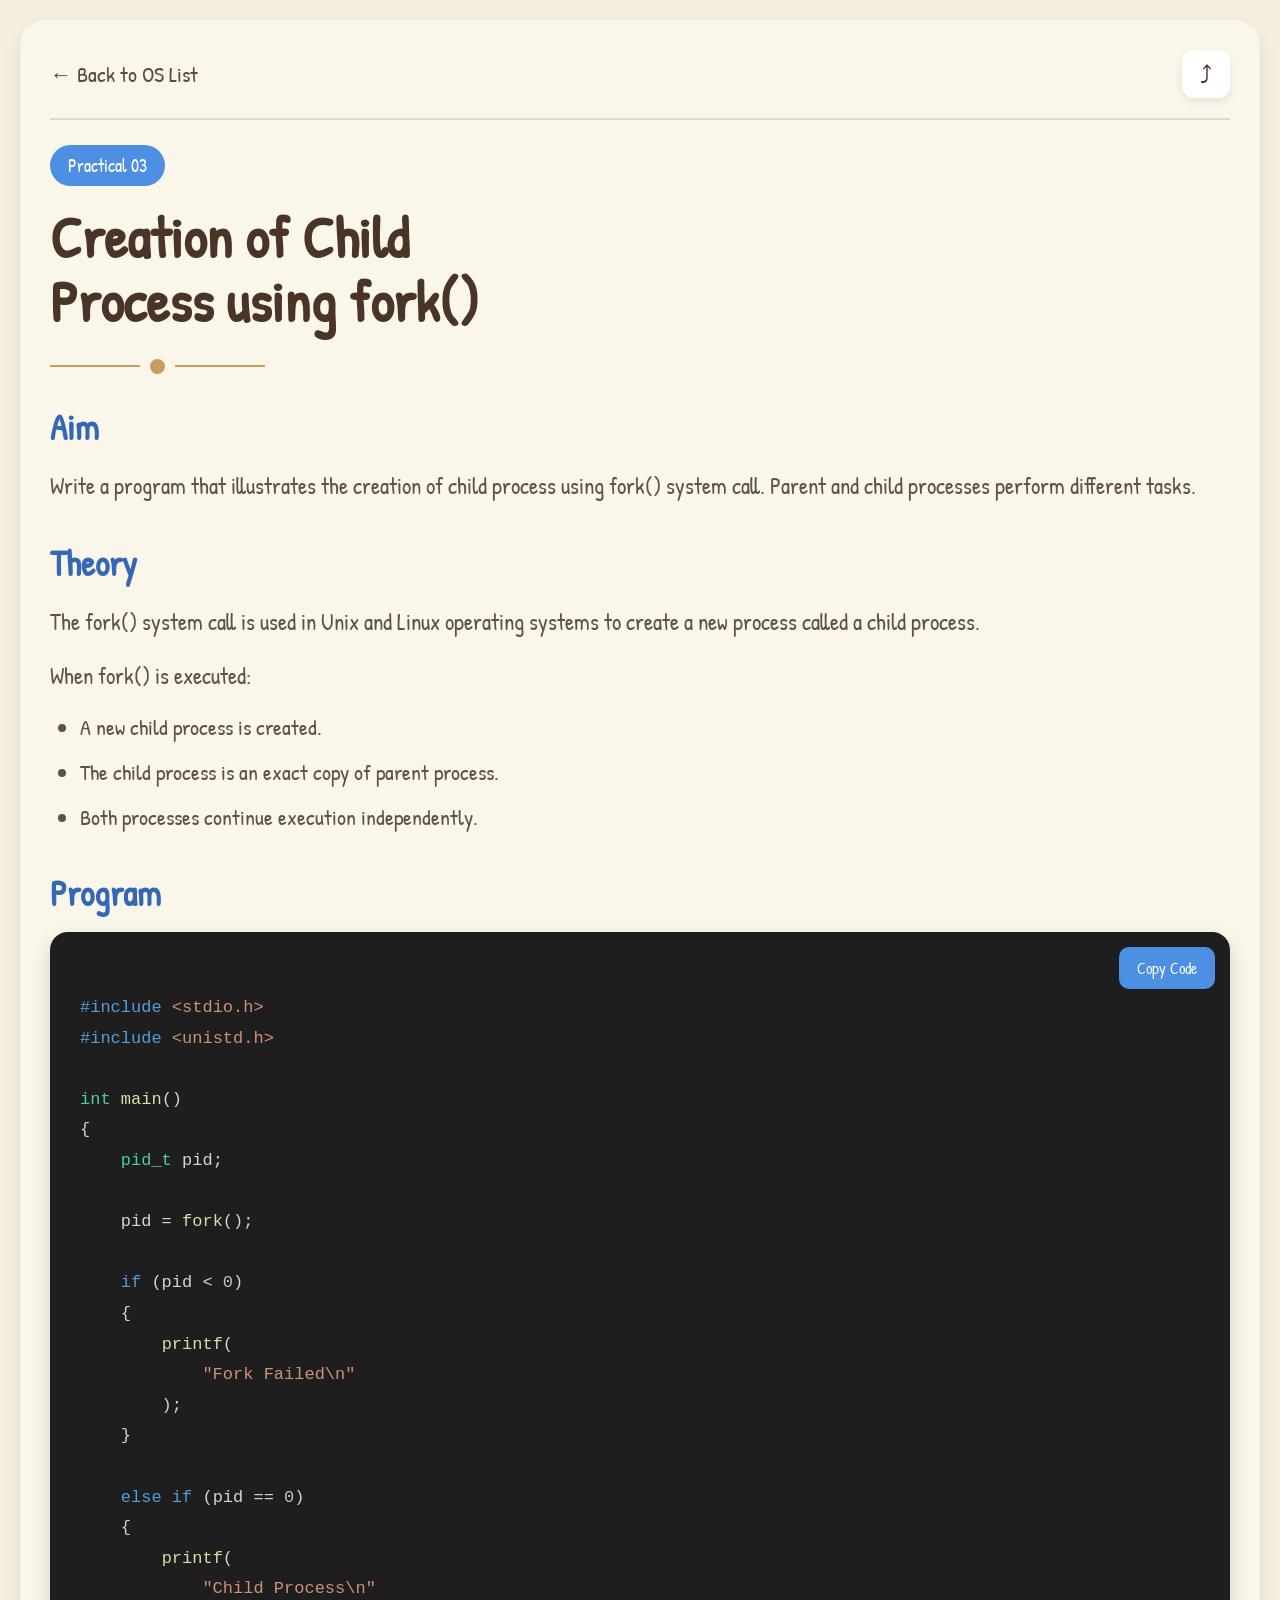
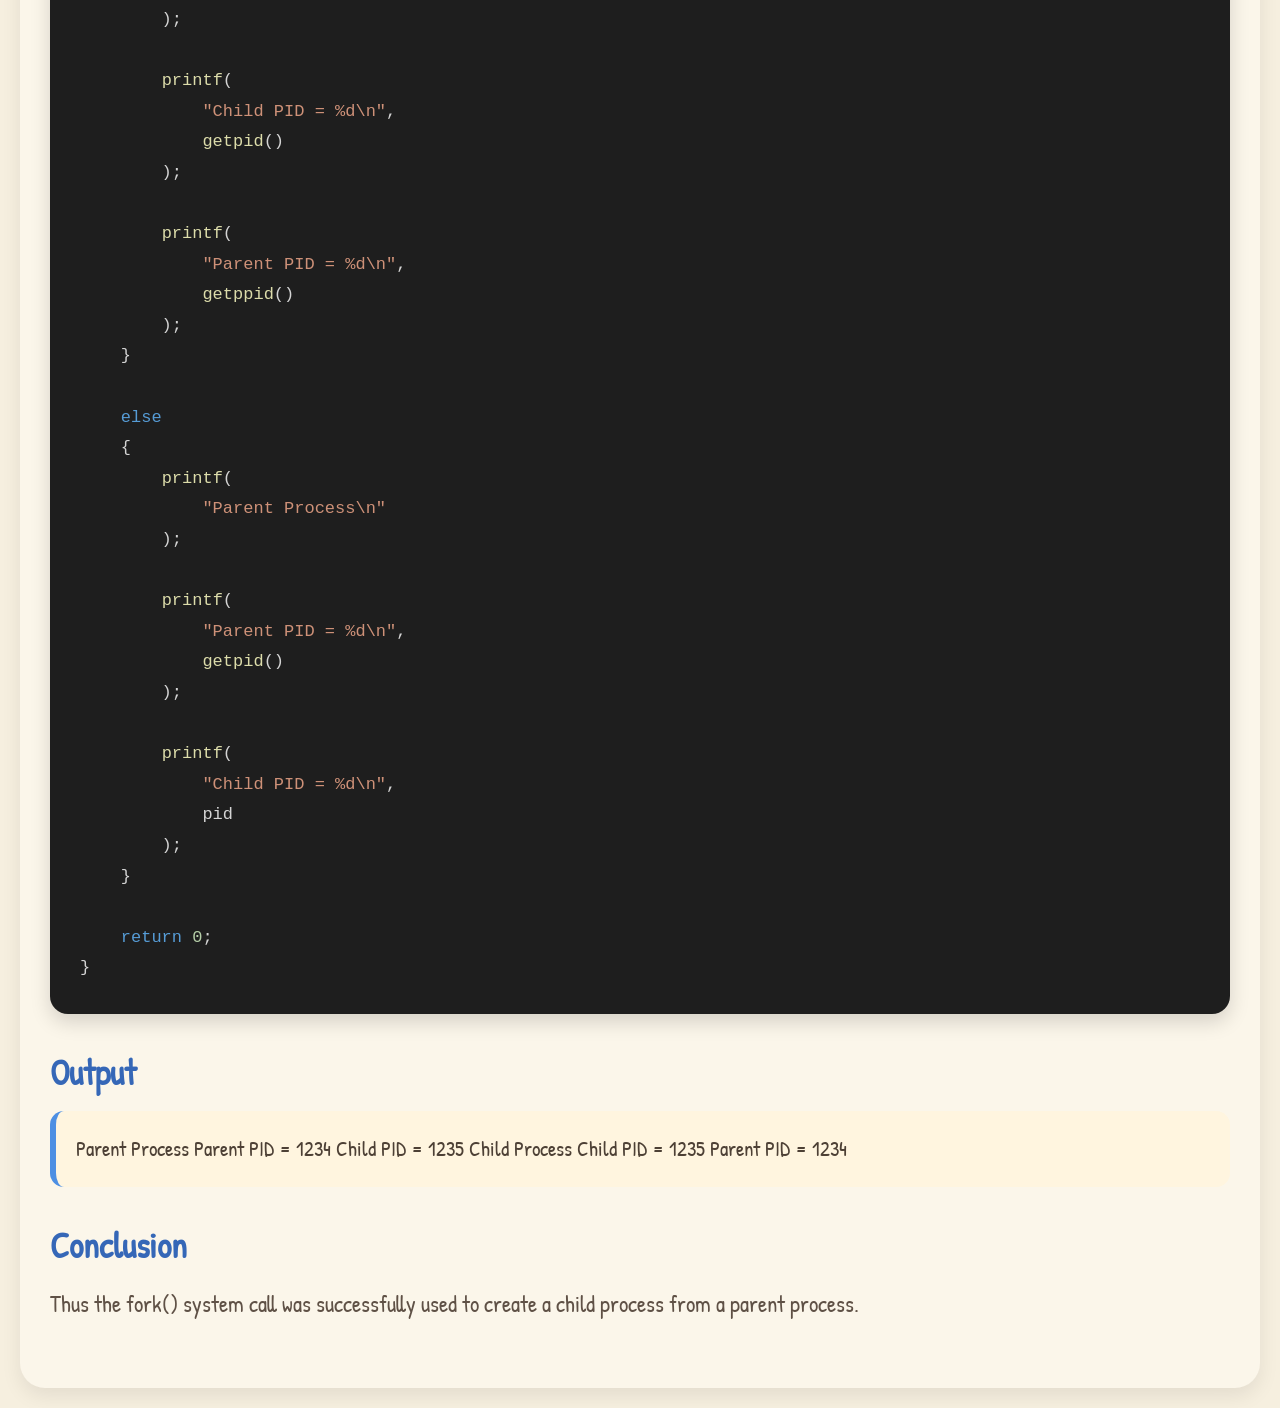
<file: practical3.html>
<!DOCTYPE html>
<html lang="en">
<head>
  <meta charset="UTF-8">
  <meta name="viewport" content="width=device-width, initial-scale=1.0">

  <title>OS Practical 3</title>

  <link href="https://fonts.googleapis.com/css2?family=Patrick+Hand&display=swap" rel="stylesheet">

  <style>

    *{
      margin:0;
      padding:0;
      box-sizing:border-box;
    }

    body{
      background:#f6efdf;
      min-height:100vh;
      padding:20px;
      color:#4a3427;
      font-family:'Patrick Hand', cursive;
    }

    .container{
      max-width:1300px;
      margin:auto;
      background:#fbf6ea;
      border-radius:25px;
      padding:30px;
      box-shadow:0 8px 20px rgba(0,0,0,0.08);
    }

    .top{
      display:flex;
      justify-content:space-between;
      align-items:center;
      margin-bottom:20px;
    }

    .back-btn{
      text-decoration:none;
      color:#5d4a3b;
      font-size:22px;
    }

    .share{
      width:48px;
      height:48px;
      border-radius:12px;
      background:white;
      display:flex;
      justify-content:center;
      align-items:center;
      font-size:24px;
      box-shadow:0 4px 10px rgba(0,0,0,0.08);
    }

    .line{
      width:100%;
      height:2px;
      background:#e6d7be;
      margin-bottom:25px;
    }

    .content{
      display:flex;
      gap:50px;
      flex-wrap:wrap;
    }

    .left{
      flex:1;
      min-width:320px;
    }

    .right{
      flex:1;
      min-width:320px;
      display:flex;
      flex-direction:column;
      gap:25px;
      align-items:center;
    }

    .badge{
      display:inline-block;
      background:#4d8fe3;
      color:white;
      padding:8px 18px;
      border-radius:30px;
      font-size:18px;
      margin-bottom:20px;
    }

    h1{
      font-size:58px;
      line-height:1.1;
      margin-bottom:25px;
    }

    .divider{
      display:flex;
      align-items:center;
      gap:10px;
      margin-bottom:30px;
    }

    .divider .line1{
      height:2px;
      width:90px;
      background:#c89b5e;
    }

    .divider .circle{
      width:15px;
      height:15px;
      background:#c89b5e;
      border-radius:50%;
    }

    .section{
      margin-bottom:35px;
    }

    .section h2{
      color:#3567b7;
      font-size:35px;
      margin-bottom:15px;
    }

    .section p{
      font-size:23px;
      line-height:1.7;
      margin-bottom:15px;
      color:#5f5146;
    }

    ul{
      padding-left:30px;
    }

    li{
      font-size:22px;
      line-height:1.6;
      margin-bottom:10px;
      color:#5f5146;
    }

    /* CODE BLOCK */

    .code-container{
      position:relative;
      background:#1e1e1e;
      border-radius:18px;
      overflow:hidden;
      margin-top:15px;
      box-shadow:0 8px 20px rgba(0,0,0,0.15);
      width: 100%;
    }

    .copy-btn{
      position:absolute;
      top:15px;
      right:15px;
      border:none;
      background:#4d8fe3;
      color:white;
      padding:10px 18px;
      border-radius:10px;
      cursor:pointer;
      font-size:16px;
      transition:0.3s;
      font-family:'Patrick Hand', cursive;
    }

    .copy-btn:hover{
      background:#2f6fc2;
      transform:scale(1.05);
    }

    pre{
      margin:0;
      padding:30px;
      overflow:auto;
    }

    code{
      font-family:Consolas, monospace;
      font-size:17px;
      line-height:1.8;
      color:#d4d4d4;
    }

    /* VS CODE COLORS */

    .keyword{
      color:#569CD6;
    }

    .string{
      color:#CE9178;
    }

    .function{
      color:#DCDCAA;
    }

    .number{
      color:#B5CEA8;
    }

    .datatype{
      color:#4EC9B0;
    }

    .output-box{
      background:#fff5df;
      border-left:6px solid #4d8fe3;
      padding:20px;
      border-radius:14px;
      margin-top:15px;
      font-size:21px;
      line-height:1.7;
      color:#4d4035;
    }

    .image-box{
      width:100%;
      max-width:430px;
      background:#e8d5b9;
      padding:14px;
      border-radius:10px;
      transform:rotate(-3deg);
      box-shadow:0 8px 18px rgba(0,0,0,0.18);
      position:relative;
    }

    .image-box img{
      width:100%;
      border-radius:8px;
      display:block;
    }

    .tape{
      position:absolute;
      width:90px;
      top:-15px;
      left:35%;
      opacity:0.9;
      transform:rotate(-8deg);
    }

    .screenshot{
      width:100%;
      border-radius:20px;
      border:3px solid #e4d3bb;
      box-shadow:0 6px 15px rgba(0,0,0,0.1);
    }

    .note{
      background:#fff5df;
      border-left:6px solid #4d8fe3;
      padding:18px;
      border-radius:12px;
      font-size:21px;
      line-height:1.6;
    }

    @media(max-width:900px){

      .content{
        flex-direction:column;
      }

      h1{
        font-size:42px;
      }

      .section p,
      li{
        font-size:20px;
      }

    }

  </style>

</head>
<body>

  <div class="container">

    <!-- TOP -->

    <div class="top">

      <a href="os.html" class="back-btn">
        ← Back to OS List
      </a>

      <div class="share">
        ⤴
      </div>

    </div>

    <div class="line"></div>

    <div class="content">

      <!-- LEFT -->

      <div class="left">

        <div class="badge">
          Practical 03
        </div>

        <h1>
          Creation of Child <br>
          Process using fork()
        </h1>

        <div class="divider">

          <div class="line1"></div>
          <div class="circle"></div>
          <div class="line1"></div>

        </div>

        <!-- AIM -->

        <div class="section">

          <h2>Aim</h2>

          <p>
            Write a program that illustrates the creation
            of child process using fork() system call.
            Parent and child processes perform different tasks.
          </p>

        </div>

        <!-- THEORY -->

        <div class="section">

          <h2>Theory</h2>

          <p>
            The fork() system call is used in Unix and Linux
            operating systems to create a new process
            called a child process.
          </p>

          <p>
            When fork() is executed:
          </p>

          <ul>

            <li>A new child process is created.</li>

            <li>The child process is an exact copy of parent process.</li>

            <li>Both processes continue execution independently.</li>

          </ul>

        </div>

        <!-- PROGRAM -->

        <div class="section">

          <h2>Program</h2>

          <div class="code-container">

            <button class="copy-btn" onclick="copyCode()">
              Copy Code
            </button>

<pre><code id="codeBlock">
<span class="keyword">#include</span> <span class="string">&lt;stdio.h&gt;</span>
<span class="keyword">#include</span> <span class="string">&lt;unistd.h&gt;</span>

<span class="datatype">int</span> <span class="function">main</span>()
{
    <span class="datatype">pid_t</span> pid;

    pid = <span class="function">fork</span>();

    <span class="keyword">if</span> (pid &lt; <span class="number">0</span>)
    {
        <span class="function">printf</span>(
            <span class="string">"Fork Failed\n"</span>
        );
    }

    <span class="keyword">else if</span> (pid == <span class="number">0</span>)
    {
        <span class="function">printf</span>(
            <span class="string">"Child Process\n"</span>
        );

        <span class="function">printf</span>(
            <span class="string">"Child PID = %d\n"</span>,
            <span class="function">getpid</span>()
        );

        <span class="function">printf</span>(
            <span class="string">"Parent PID = %d\n"</span>,
            <span class="function">getppid</span>()
        );
    }

    <span class="keyword">else</span>
    {
        <span class="function">printf</span>(
            <span class="string">"Parent Process\n"</span>
        );

        <span class="function">printf</span>(
            <span class="string">"Parent PID = %d\n"</span>,
            <span class="function">getpid</span>()
        );

        <span class="function">printf</span>(
            <span class="string">"Child PID = %d\n"</span>,
            pid
        );
    }

    <span class="keyword">return</span> <span class="number">0</span>;
}
</code></pre>

          </div>

        </div>

        <!-- OUTPUT -->

        <div class="section">

          <h2>Output</h2>

          <div class="output-box">

Parent Process

Parent PID = 1234

Child PID = 1235


Child Process

Child PID = 1235

Parent PID = 1234

          </div>

        </div>

        <!-- CONCLUSION -->

        <div class="section">

          <h2>Conclusion</h2>

          <p>
            Thus the fork() system call was successfully
            used to create a child process from a parent process.
          </p>

        </div>

      </div>

      <!-- RIGHT -->

    </div>

  </div>

  <!-- JAVASCRIPT -->

  <script>

    function copyCode(){

const code = `#include <stdio.h>
#include <unistd.h>
#include <sys/types.h>

int main()
{
    pid_t pid;

    pid = fork();

    if (pid < 0)
    {
        printf("Fork Failed\\n");
    }

    else if (pid == 0)
    {
        printf("Child Process\\n");

        printf("Child PID = %d\\n", getpid());

        printf("Parent PID = %d\\n", getppid());
    }

    else
    {
        printf("Parent Process\\n");

        printf("Parent PID = %d\\n", getpid());

        printf("Child PID = %d\\n", pid);
    }

    return 0;
}`;
      navigator.clipboard.writeText(code);

      const btn = document.querySelector(".copy-btn");

      btn.innerHTML = "Copied!";

      setTimeout(() => {

        btn.innerHTML = "Copy Code";

      }, 2000);

    }

  </script>

</body>
</html>
</file>
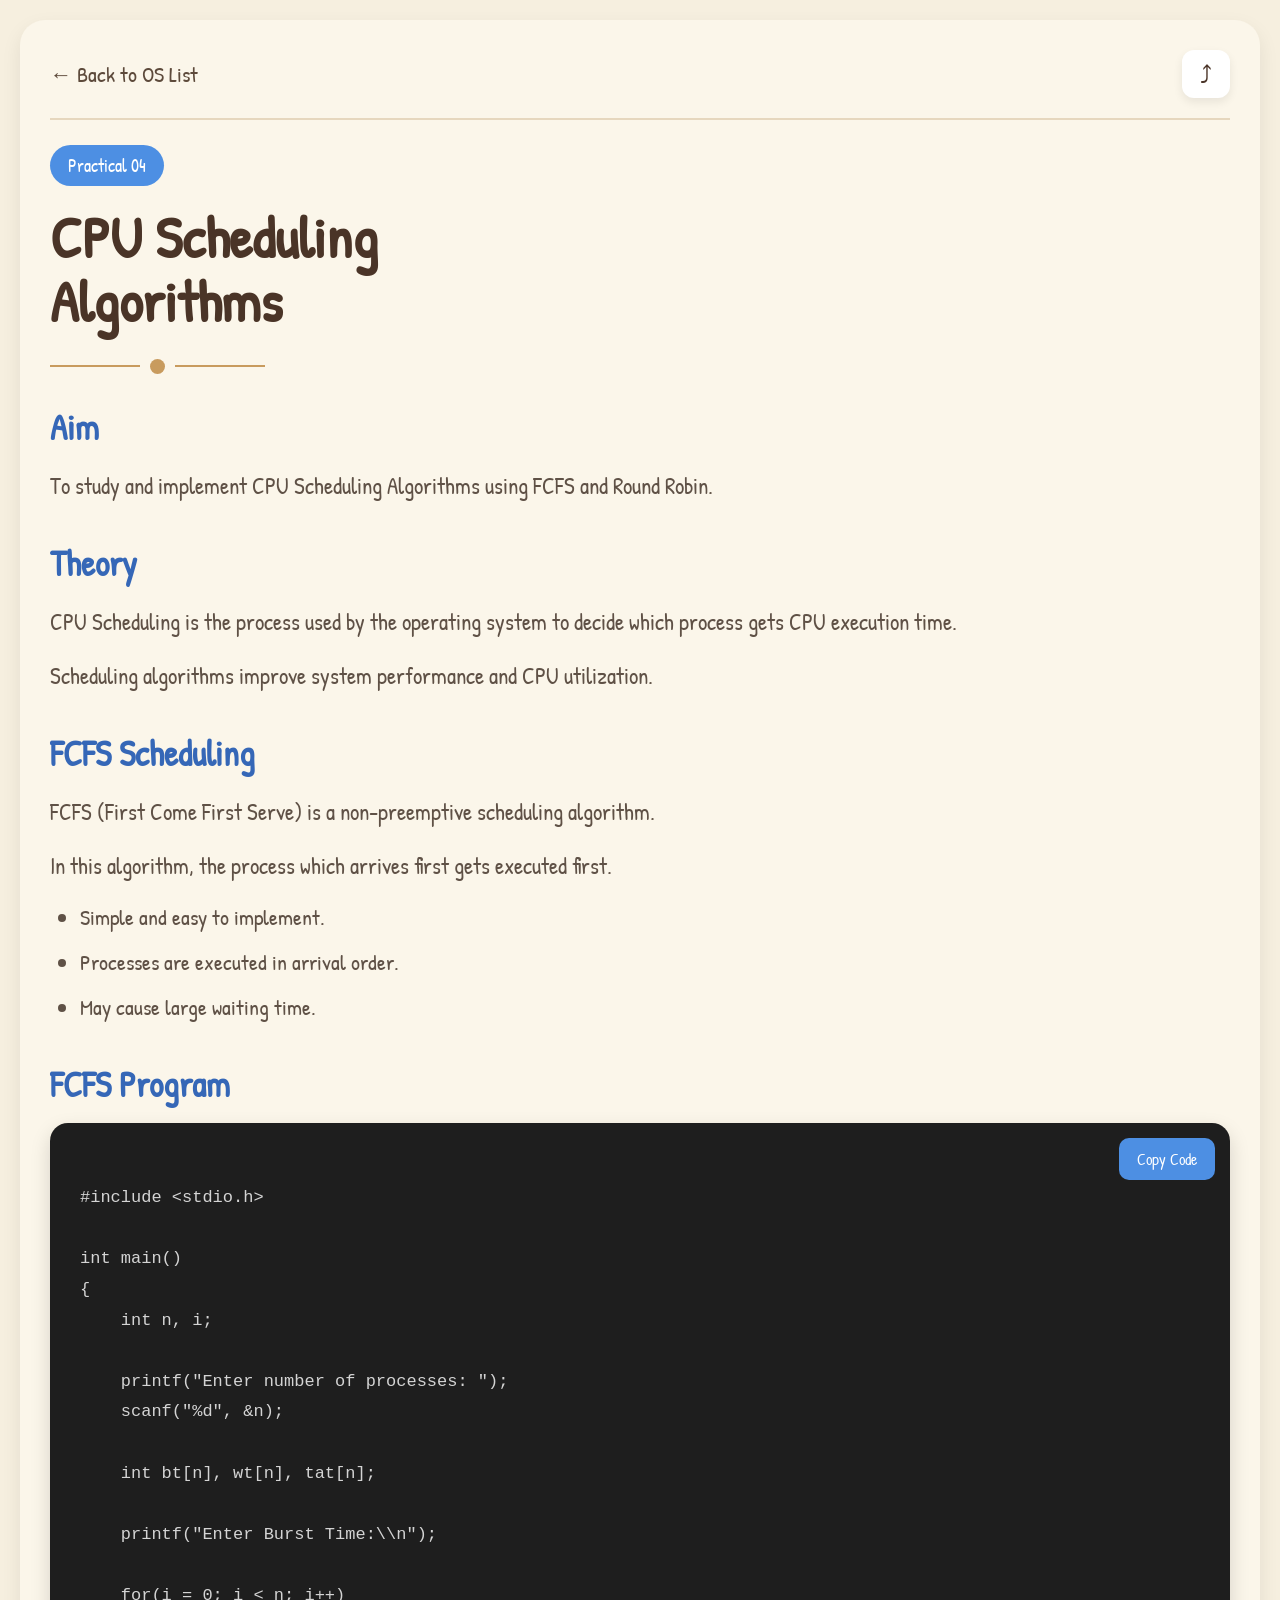
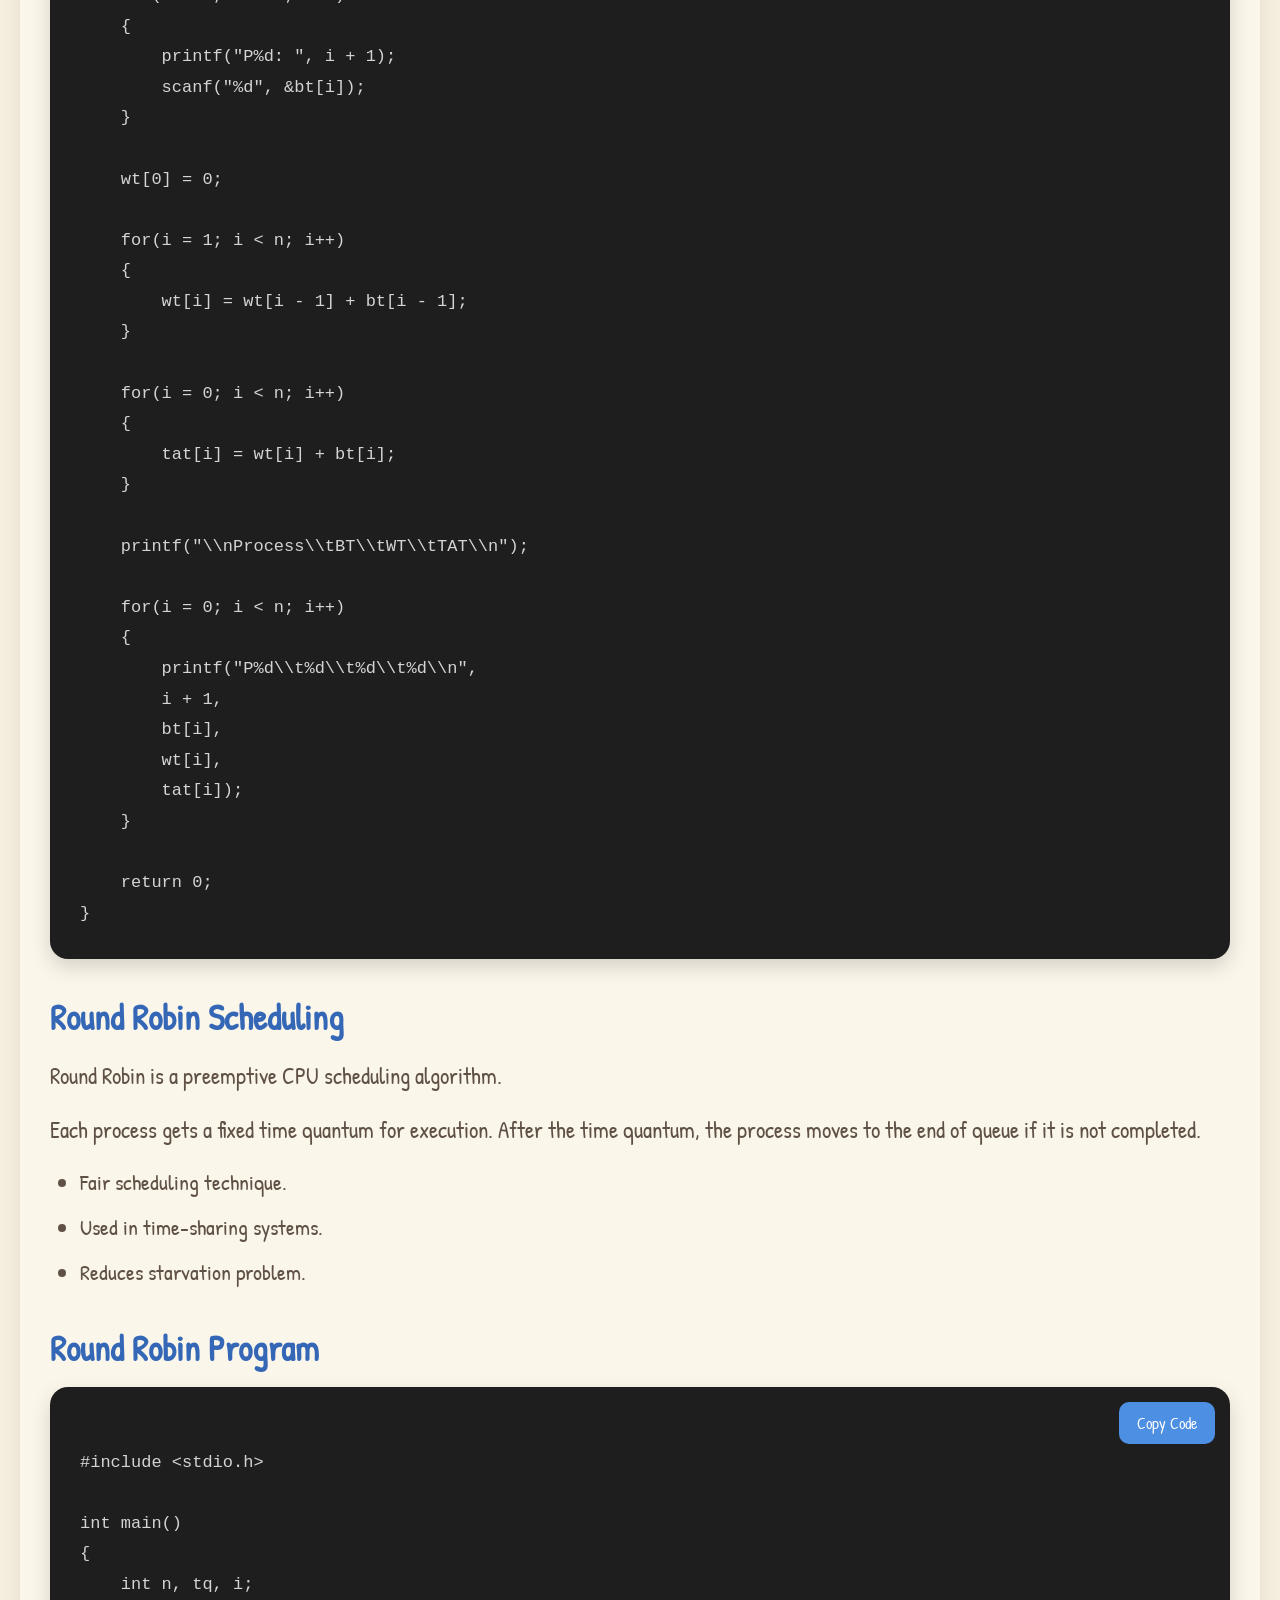
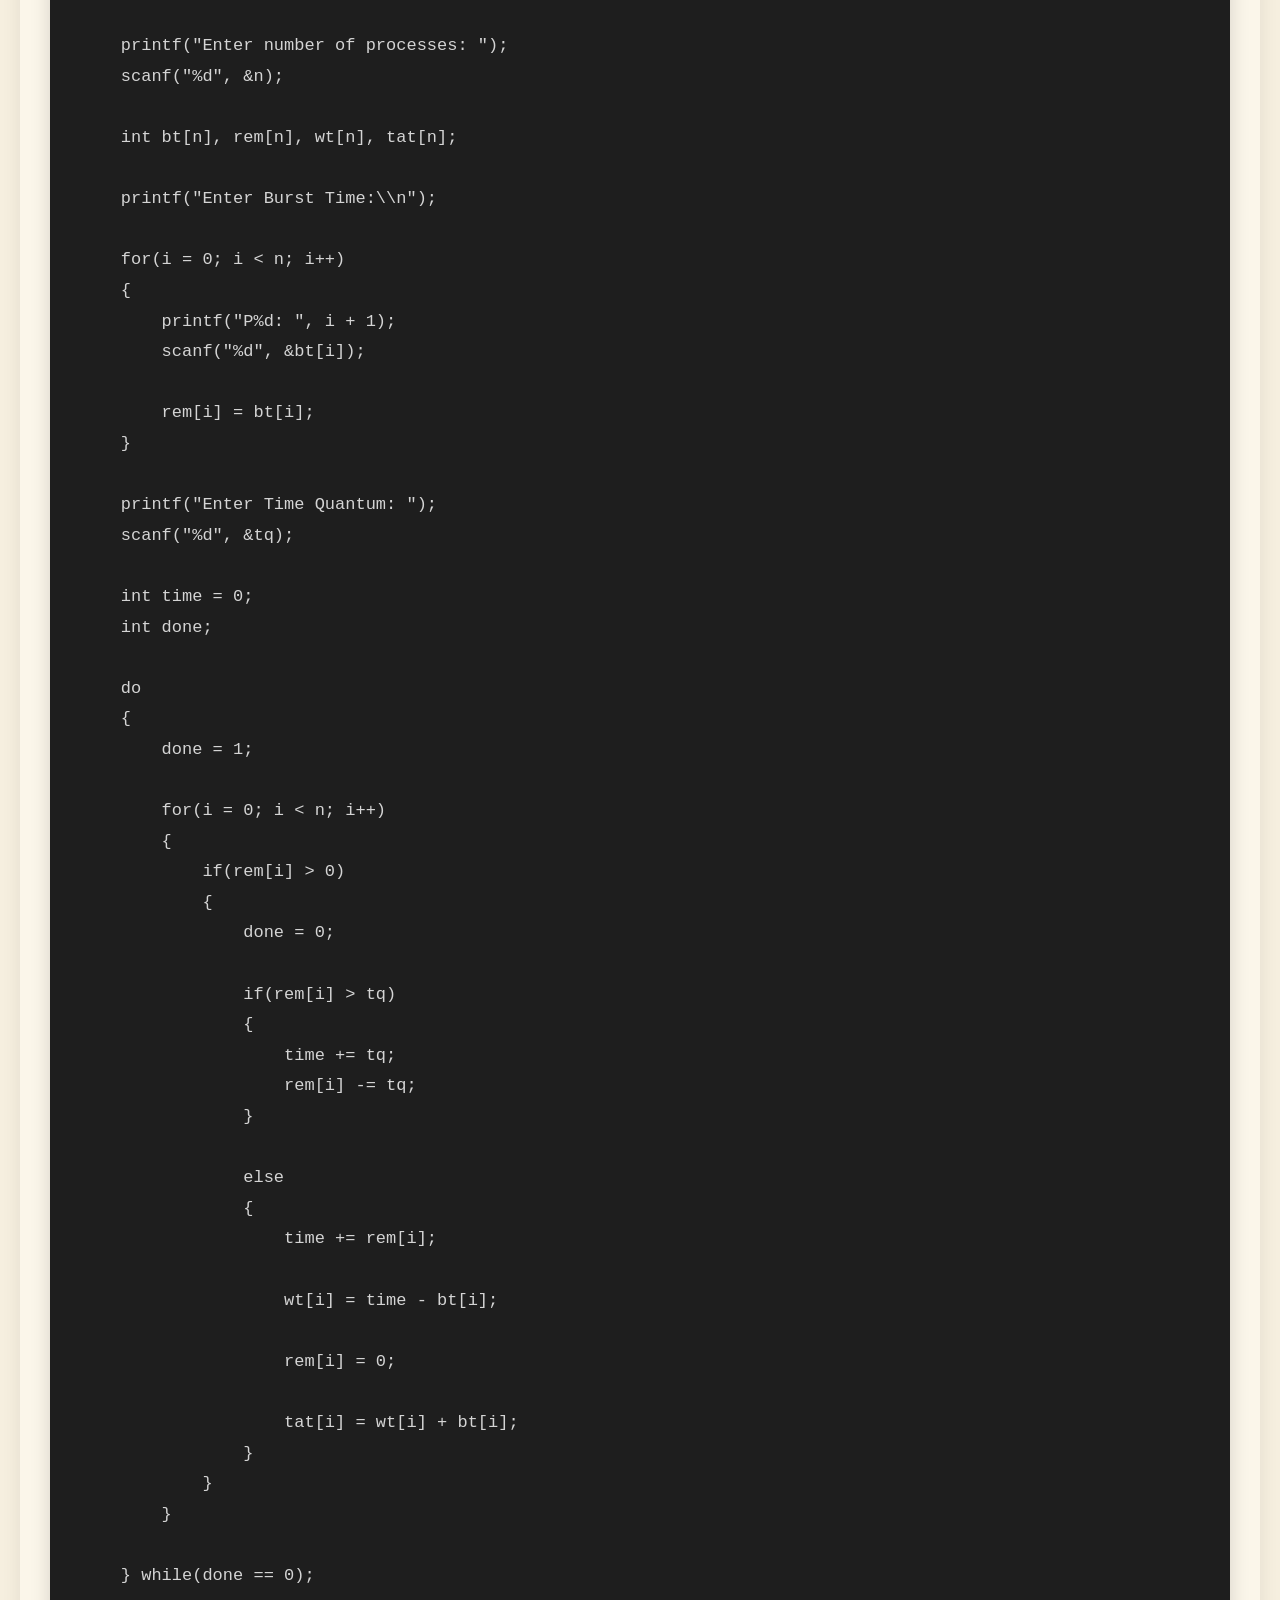
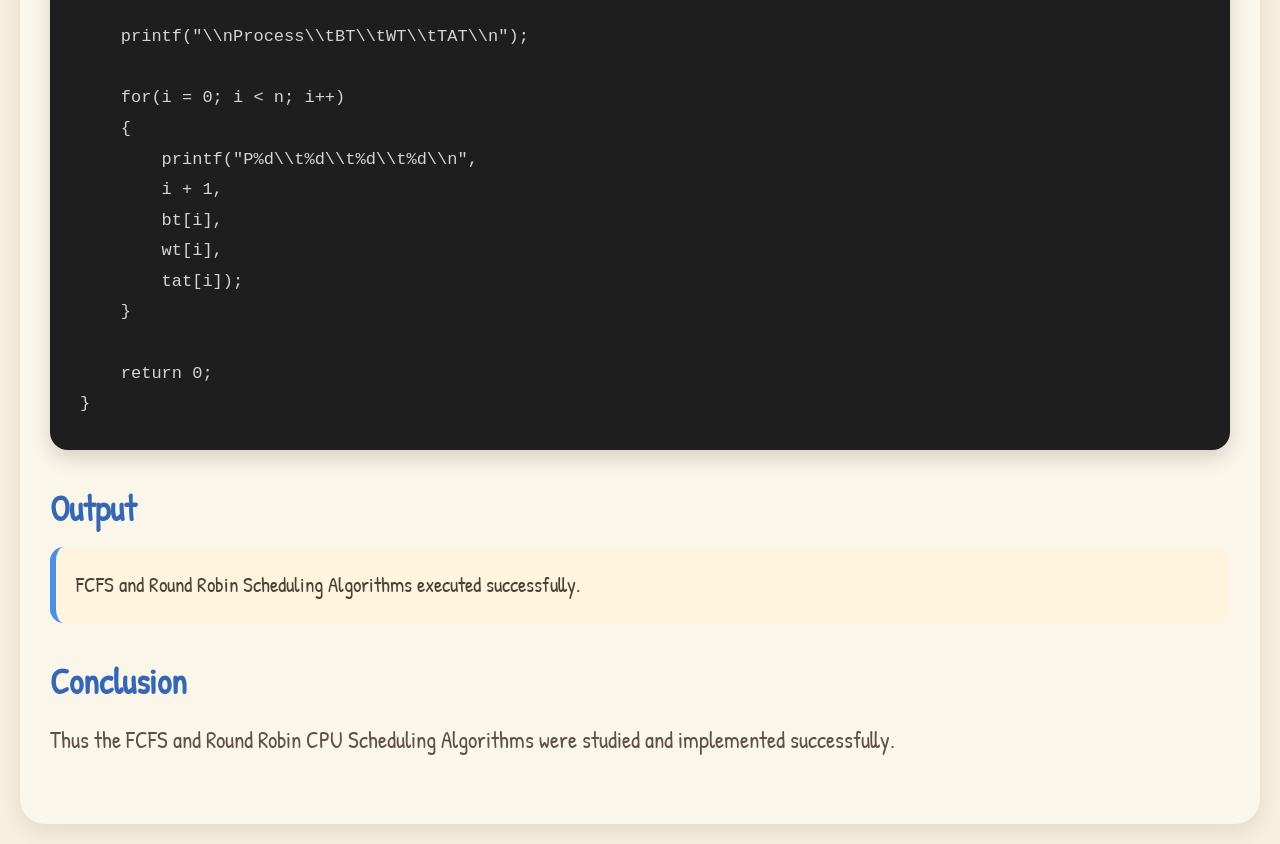
<file: practical4.html>
<!DOCTYPE html>
<html lang="en">
<head>

  <meta charset="UTF-8">
  <meta name="viewport" content="width=device-width, initial-scale=1.0">

  <title>OS Practical 4</title>

  <link href="https://fonts.googleapis.com/css2?family=Patrick+Hand&display=swap" rel="stylesheet">

  <link rel="stylesheet" href="style.css">

</head>

<body>

  <div class="container">

    <!-- TOP -->

    <div class="top">

      <a href="os.html" class="back-btn">
        ← Back to OS List
      </a>

      <div class="share">
        ⤴
      </div>

    </div>

    <div class="line"></div>

    <div class="content">

      <div class="left">

        <div class="badge">
          Practical 04
        </div>

        <h1>
          CPU Scheduling <br>
          Algorithms
        </h1>

        <div class="divider">

          <div class="line1"></div>
          <div class="circle"></div>
          <div class="line1"></div>

        </div>

        <!-- AIM -->

        <div class="section">

          <h2>Aim</h2>

          <p>
            To study and implement CPU Scheduling
            Algorithms using FCFS and Round Robin.
          </p>

        </div>

        <!-- THEORY -->

        <div class="section">

          <h2>Theory</h2>

          <p>
            CPU Scheduling is the process used by the
            operating system to decide which process
            gets CPU execution time.
          </p>

          <p>
            Scheduling algorithms improve system
            performance and CPU utilization.
          </p>

        </div>

        <!-- FCFS THEORY -->

        <div class="section">

          <h2>FCFS Scheduling</h2>

          <p>
            FCFS (First Come First Serve) is a
            non-preemptive scheduling algorithm.
          </p>

          <p>
            In this algorithm, the process which
            arrives first gets executed first.
          </p>

          <ul>

            <li>Simple and easy to implement.</li>

            <li>Processes are executed in arrival order.</li>

            <li>May cause large waiting time.</li>

          </ul>

        </div>

        <!-- FCFS PROGRAM -->

        <div class="section">

          <h2>FCFS Program</h2>

          <div class="code-container">

            <button class="copy-btn" onclick="copyFCFS()">
              Copy Code
            </button>

<pre><code id="fcfsCode">
#include &lt;stdio.h&gt;

int main()
{
    int n, i;

    printf("Enter number of processes: ");
    scanf("%d", &n);

    int bt[n], wt[n], tat[n];

    printf("Enter Burst Time:\\n");

    for(i = 0; i &lt; n; i++)
    {
        printf("P%d: ", i + 1);
        scanf("%d", &bt[i]);
    }

    wt[0] = 0;

    for(i = 1; i &lt; n; i++)
    {
        wt[i] = wt[i - 1] + bt[i - 1];
    }

    for(i = 0; i &lt; n; i++)
    {
        tat[i] = wt[i] + bt[i];
    }

    printf("\\nProcess\\tBT\\tWT\\tTAT\\n");

    for(i = 0; i &lt; n; i++)
    {
        printf("P%d\\t%d\\t%d\\t%d\\n",
        i + 1,
        bt[i],
        wt[i],
        tat[i]);
    }

    return 0;
}
</code></pre>

          </div>

        </div>

        <!-- RR THEORY -->

        <div class="section">

          <h2>Round Robin Scheduling</h2>

          <p>
            Round Robin is a preemptive CPU scheduling
            algorithm.
          </p>

          <p>
            Each process gets a fixed time quantum
            for execution. After the time quantum,
            the process moves to the end of queue
            if it is not completed.
          </p>

          <ul>

            <li>Fair scheduling technique.</li>

            <li>Used in time-sharing systems.</li>

            <li>Reduces starvation problem.</li>

          </ul>

        </div>

        <!-- RR PROGRAM -->

        <div class="section">

          <h2>Round Robin Program</h2>

          <div class="code-container">

            <button class="copy-btn" onclick="copyRR()">
              Copy Code
            </button>

<pre><code id="rrCode">
#include &lt;stdio.h&gt;

int main()
{
    int n, tq, i;
    
    printf("Enter number of processes: ");
    scanf("%d", &n);

    int bt[n], rem[n], wt[n], tat[n];

    printf("Enter Burst Time:\\n");

    for(i = 0; i &lt; n; i++)
    {
        printf("P%d: ", i + 1);
        scanf("%d", &bt[i]);

        rem[i] = bt[i];
    }

    printf("Enter Time Quantum: ");
    scanf("%d", &tq);

    int time = 0;
    int done;

    do
    {
        done = 1;

        for(i = 0; i &lt; n; i++)
        {
            if(rem[i] &gt; 0)
            {
                done = 0;

                if(rem[i] &gt; tq)
                {
                    time += tq;
                    rem[i] -= tq;
                }

                else
                {
                    time += rem[i];

                    wt[i] = time - bt[i];

                    rem[i] = 0;

                    tat[i] = wt[i] + bt[i];
                }
            }
        }

    } while(done == 0);

    printf("\\nProcess\\tBT\\tWT\\tTAT\\n");

    for(i = 0; i &lt; n; i++)
    {
        printf("P%d\\t%d\\t%d\\t%d\\n",
        i + 1,
        bt[i],
        wt[i],
        tat[i]);
    }

    return 0;
}
</code></pre>

          </div>

        </div>

        <!-- OUTPUT -->

        <div class="section">

          <h2>Output</h2>

          <div class="output-box">

FCFS and Round Robin Scheduling
Algorithms executed successfully.

          </div>

        </div>

        <!-- CONCLUSION -->

        <div class="section">

          <h2>Conclusion</h2>

          <p>
            Thus the FCFS and Round Robin CPU
            Scheduling Algorithms were studied
            and implemented successfully.
          </p>

        </div>

      </div>

    </div>

  </div>

  <script>

    function copyFCFS(){

const code = `#include <stdio.h>

int main()
{
    int n, i;

    printf("Enter number of processes: ");
    scanf("%d", &n);

    int bt[n], wt[n], tat[n];

    printf("Enter Burst Time:\\n");

    for(i = 0; i < n; i++)
    {
        printf("P%d: ", i + 1);
        scanf("%d", &bt[i]);
    }

    wt[0] = 0;

    for(i = 1; i < n; i++)
    {
        wt[i] = wt[i - 1] + bt[i - 1];
    }

    for(i = 0; i < n; i++)
    {
        tat[i] = wt[i] + bt[i];
    }

    printf("\\nProcess\\tBT\\tWT\\tTAT\\n");

    for(i = 0; i < n; i++)
    {
        printf("P%d\\t%d\\t%d\\t%d\\n",
        i + 1,
        bt[i],
        wt[i],
        tat[i]);
    }

    return 0;
}`;

navigator.clipboard.writeText(code);

const btn = event.target;

btn.innerHTML = "Copied!";

setTimeout(() => {

btn.innerHTML = "Copy Code";

}, 2000);

}

function copyRR(){

const code = `#include <stdio.h>

int main()
{
    int n, tq, i;
    
    printf("Enter number of processes: ");
    scanf("%d", &n);

    int bt[n], rem[n], wt[n], tat[n];

    printf("Enter Burst Time:\\n");

    for(i = 0; i < n; i++)
    {
        printf("P%d: ", i + 1);
        scanf("%d", &bt[i]);

        rem[i] = bt[i];
    }

    printf("Enter Time Quantum: ");
    scanf("%d", &tq);

    int time = 0;
    int done;

    do
    {
        done = 1;

        for(i = 0; i < n; i++)
        {
            if(rem[i] > 0)
            {
                done = 0;

                if(rem[i] > tq)
                {
                    time += tq;
                    rem[i] -= tq;
                }

                else
                {
                    time += rem[i];

                    wt[i] = time - bt[i];

                    rem[i] = 0;

                    tat[i] = wt[i] + bt[i];
                }
            }
        }

    } while(done == 0);

    printf("\\nProcess\\tBT\\tWT\\tTAT\\n");

    for(i = 0; i < n; i++)
    {
        printf("P%d\\t%d\\t%d\\t%d\\n",
        i + 1,
        bt[i],
        wt[i],
        tat[i]);
    }

    return 0;
}`;

navigator.clipboard.writeText(code);

const btn = event.target;

btn.innerHTML = "Copied!";

setTimeout(() => {

btn.innerHTML = "Copy Code";

}, 2000);

}
  </script>

</body>
</html>
</file>
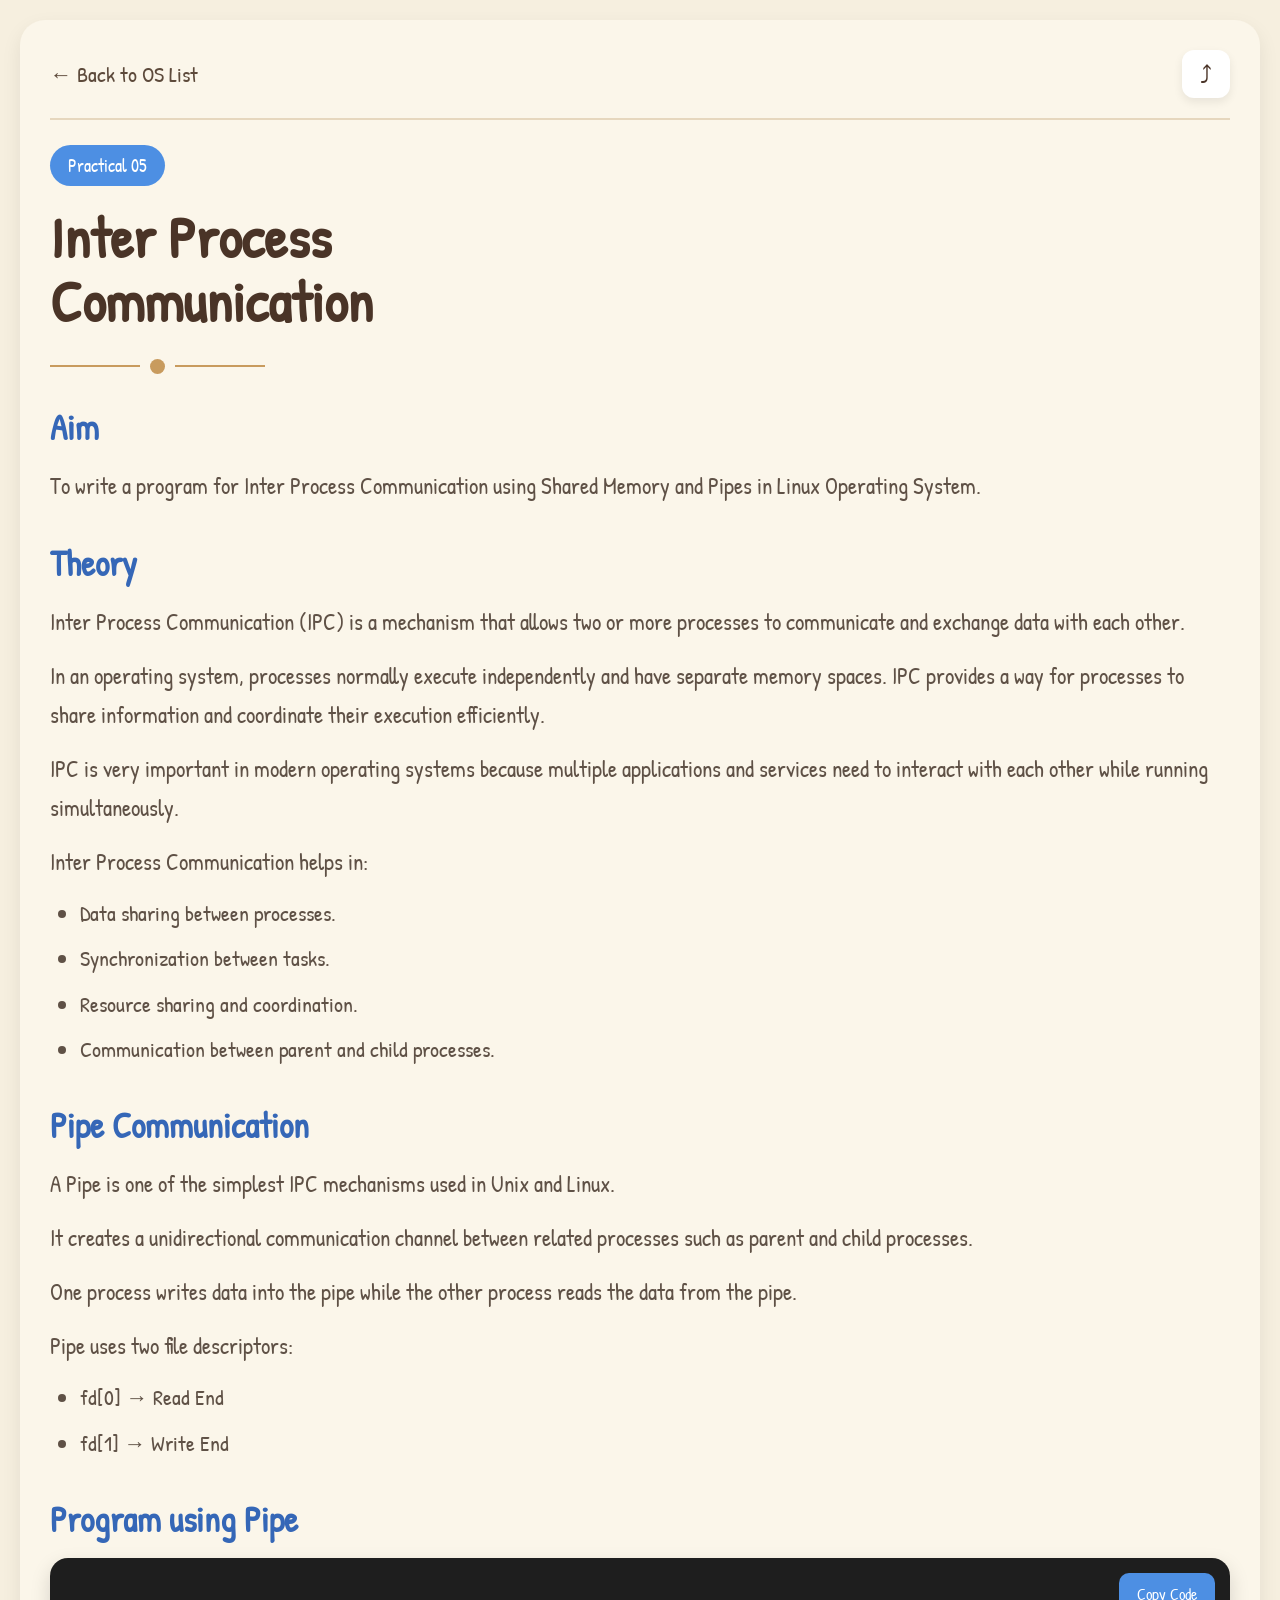
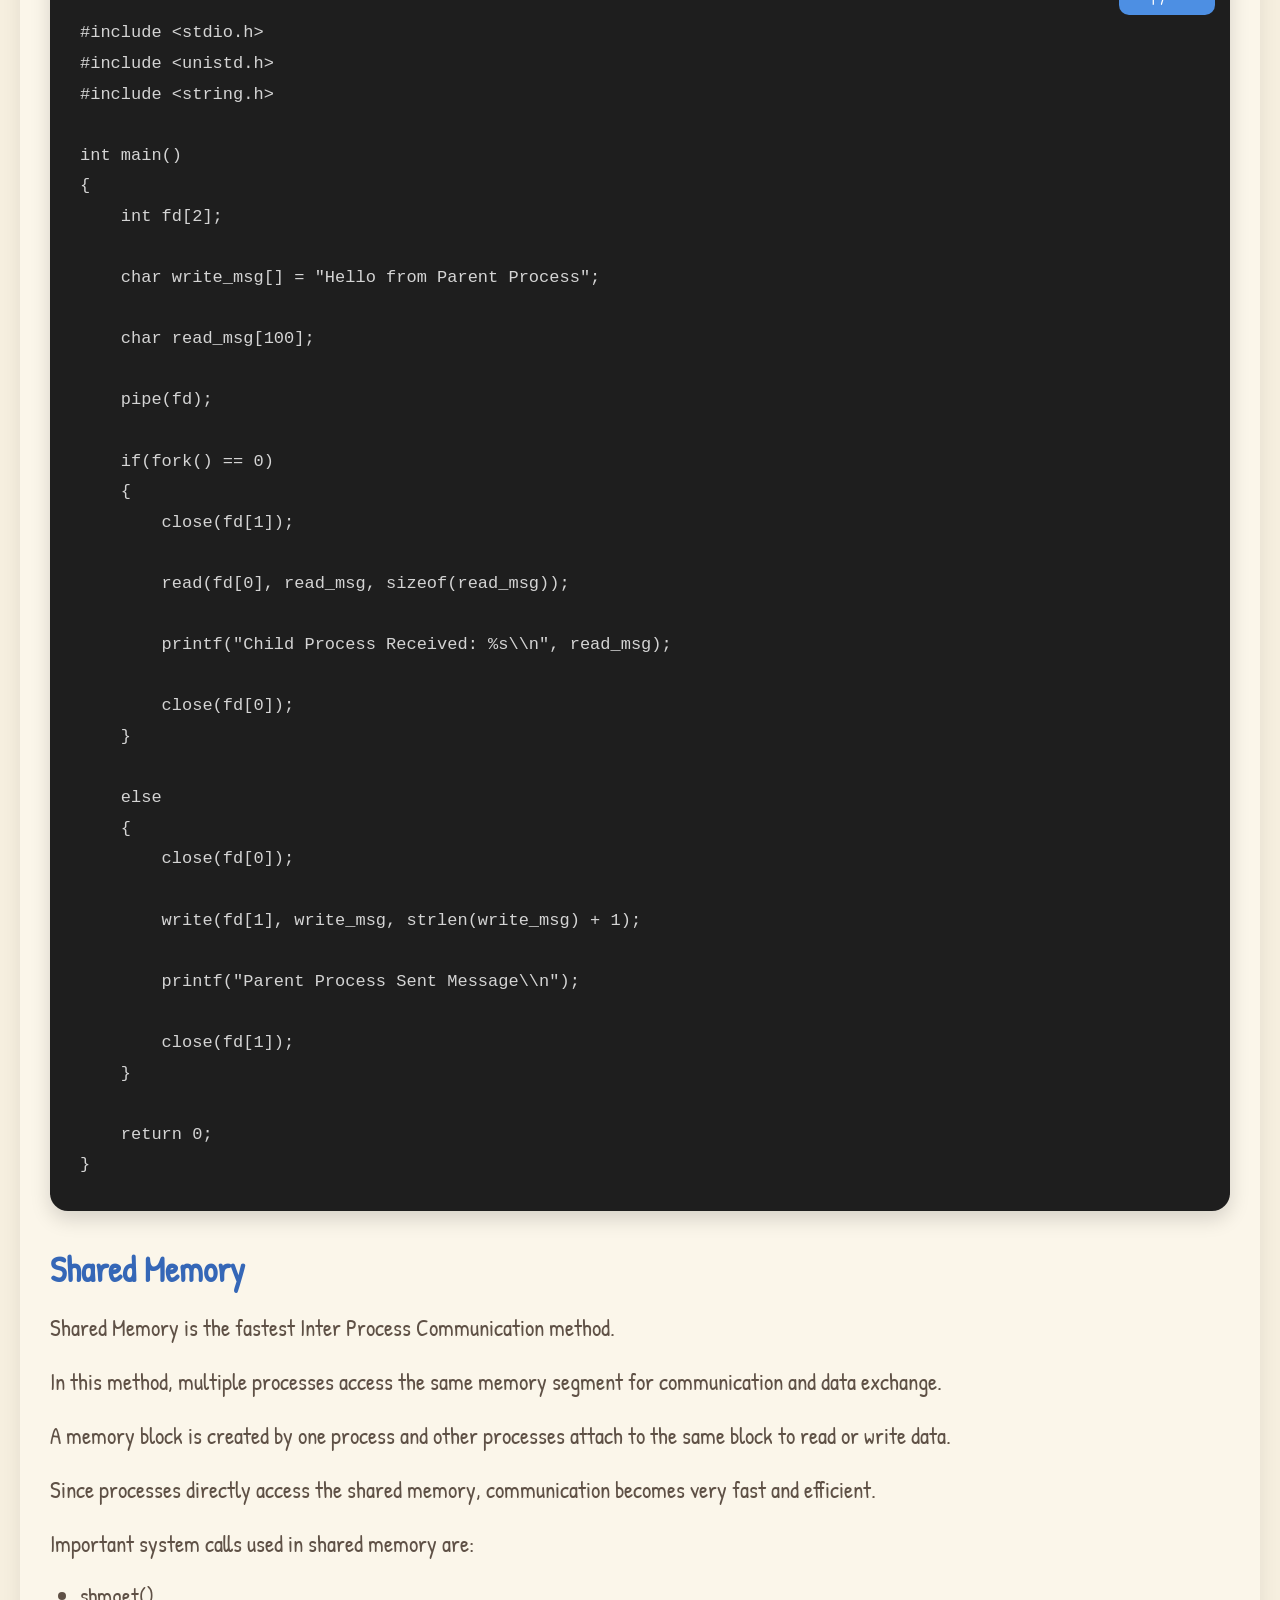
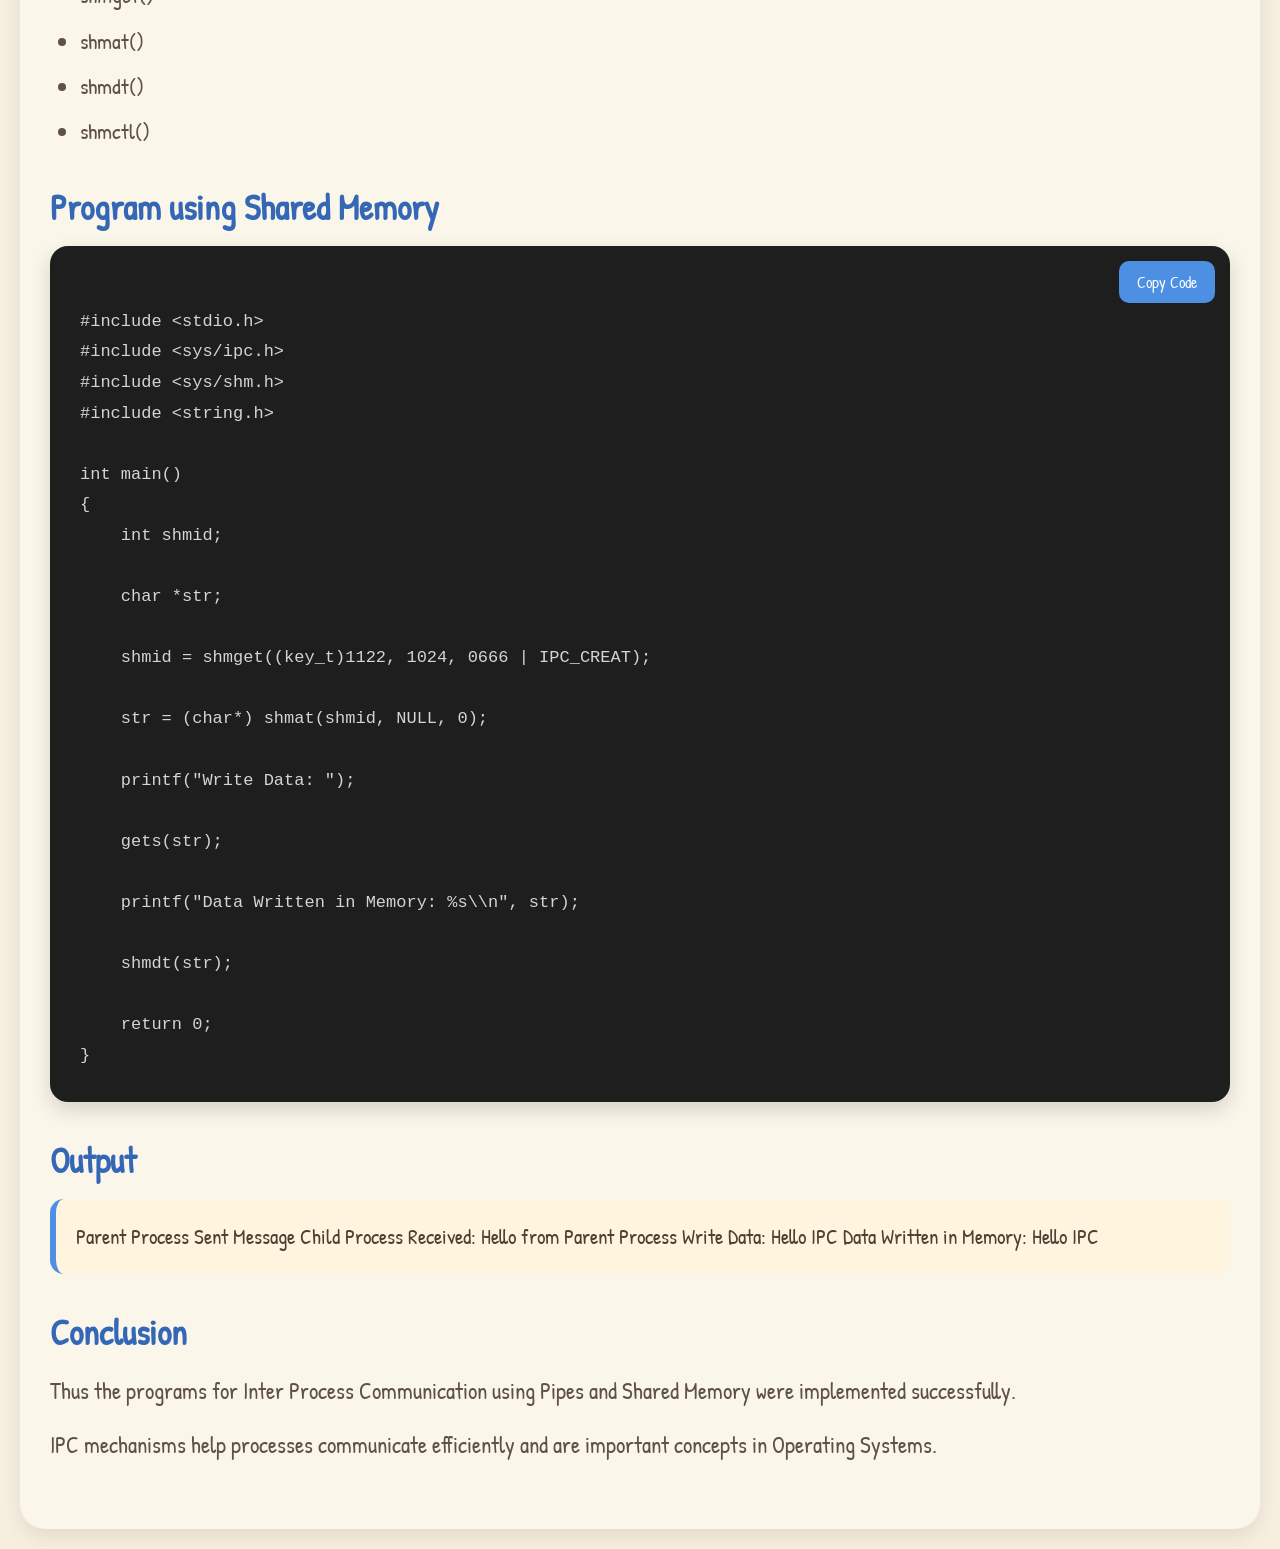
<file: practical5.html>
<!DOCTYPE html>
<html lang="en">
<head>

  <meta charset="UTF-8">
  <meta name="viewport" content="width=device-width, initial-scale=1.0">

  <title>OS Practical 5</title>

  <link href="https://fonts.googleapis.com/css2?family=Patrick+Hand&display=swap" rel="stylesheet">

  <link rel="stylesheet" href="style.css">

</head>

<body>

  <div class="container">

    <!-- TOP -->

    <div class="top">

      <a href="os.html" class="back-btn">
        ← Back to OS List
      </a>

      <div class="share">
        ⤴
      </div>

    </div>

    <div class="line"></div>

    <div class="content">

      <div class="left">

        <div class="badge">
          Practical 05
        </div>

        <h1>
          Inter Process <br>
          Communication
        </h1>

        <div class="divider">

          <div class="line1"></div>
          <div class="circle"></div>
          <div class="line1"></div>

        </div>

        <!-- AIM -->

        <div class="section">

          <h2>Aim</h2>

          <p>
            To write a program for Inter Process
            Communication using Shared Memory
            and Pipes in Linux Operating System.
          </p>

        </div>

        <!-- THEORY -->

        <div class="section">

          <h2>Theory</h2>

          <p>
            Inter Process Communication (IPC)
            is a mechanism that allows two or
            more processes to communicate and
            exchange data with each other.
          </p>

          <p>
            In an operating system, processes
            normally execute independently and
            have separate memory spaces. IPC
            provides a way for processes to
            share information and coordinate
            their execution efficiently.
          </p>

          <p>
            IPC is very important in modern
            operating systems because multiple
            applications and services need to
            interact with each other while
            running simultaneously.
          </p>

          <p>
            Inter Process Communication helps in:
          </p>

          <ul>

            <li>Data sharing between processes.</li>

            <li>Synchronization between tasks.</li>

            <li>Resource sharing and coordination.</li>

            <li>Communication between parent and child processes.</li>

          </ul>

        </div>

        <!-- PIPE THEORY -->

        <div class="section">

          <h2>Pipe Communication</h2>

          <p>
            A Pipe is one of the simplest IPC
            mechanisms used in Unix and Linux.
          </p>

          <p>
            It creates a unidirectional communication
            channel between related processes such
            as parent and child processes.
          </p>

          <p>
            One process writes data into the pipe
            while the other process reads the data
            from the pipe.
          </p>

          <p>
            Pipe uses two file descriptors:
          </p>

          <ul>

            <li>fd[0] → Read End</li>

            <li>fd[1] → Write End</li>

          </ul>

        </div>

        <!-- PIPE PROGRAM -->

        <div class="section">

          <h2>Program using Pipe</h2>

          <div class="code-container">

            <button class="copy-btn" onclick="copyPipe()">
              Copy Code
            </button>

<pre><code id="pipeCode">
#include &lt;stdio.h&gt;
#include &lt;unistd.h&gt;
#include &lt;string.h&gt;

int main()
{
    int fd[2];

    char write_msg[] = "Hello from Parent Process";

    char read_msg[100];

    pipe(fd);

    if(fork() == 0)
    {
        close(fd[1]);

        read(fd[0], read_msg, sizeof(read_msg));

        printf("Child Process Received: %s\\n", read_msg);

        close(fd[0]);
    }

    else
    {
        close(fd[0]);

        write(fd[1], write_msg, strlen(write_msg) + 1);

        printf("Parent Process Sent Message\\n");

        close(fd[1]);
    }

    return 0;
}
</code></pre>

          </div>

        </div>

        <!-- SHARED MEMORY THEORY -->

        <div class="section">

          <h2>Shared Memory</h2>

          <p>
            Shared Memory is the fastest
            Inter Process Communication method.
          </p>

          <p>
            In this method, multiple processes
            access the same memory segment for
            communication and data exchange.
          </p>

          <p>
            A memory block is created by one
            process and other processes attach
            to the same block to read or write data.
          </p>

          <p>
            Since processes directly access the
            shared memory, communication becomes
            very fast and efficient.
          </p>

          <p>
            Important system calls used in
            shared memory are:
          </p>

          <ul>

            <li>shmget()</li>

            <li>shmat()</li>

            <li>shmdt()</li>

            <li>shmctl()</li>

          </ul>

        </div>

        <!-- SHARED MEMORY PROGRAM -->

        <div class="section">

          <h2>Program using Shared Memory</h2>

          <div class="code-container">

            <button class="copy-btn" onclick="copyShared()">
              Copy Code
            </button>

<pre><code id="sharedCode">
#include &lt;stdio.h&gt;
#include &lt;sys/ipc.h&gt;
#include &lt;sys/shm.h&gt;
#include &lt;string.h&gt;

int main()
{
    int shmid;

    char *str;

    shmid = shmget((key_t)1122, 1024, 0666 | IPC_CREAT);

    str = (char*) shmat(shmid, NULL, 0);

    printf("Write Data: ");

    gets(str);

    printf("Data Written in Memory: %s\\n", str);

    shmdt(str);

    return 0;
}
</code></pre>

          </div>

        </div>

        <!-- OUTPUT -->

        <div class="section">

          <h2>Output</h2>

          <div class="output-box">

Parent Process Sent Message

Child Process Received:
Hello from Parent Process


Write Data: Hello IPC

Data Written in Memory:
Hello IPC

          </div>

        </div>

        <!-- CONCLUSION -->

        <div class="section">

          <h2>Conclusion</h2>

          <p>
            Thus the programs for Inter Process
            Communication using Pipes and Shared
            Memory were implemented successfully.
          </p>

          <p>
            IPC mechanisms help processes
            communicate efficiently and are
            important concepts in Operating Systems.
          </p>

        </div>

      </div>

    </div>

  </div>

  <script>

function copyPipe(){

const code = `#include <stdio.h>
#include <unistd.h>
#include <string.h>

int main()
{
    int fd[2];

    char write_msg[] = "Hello from Parent Process";

    char read_msg[100];

    pipe(fd);

    if(fork() == 0)
    {
        close(fd[1]);

        read(fd[0], read_msg, sizeof(read_msg));

        printf("Child Process Received: %s\\n", read_msg);

        close(fd[0]);
    }

    else
    {
        close(fd[0]);

        write(fd[1], write_msg, strlen(write_msg) + 1);

        printf("Parent Process Sent Message\\n");

        close(fd[1]);
    }

    return 0;
}`;

navigator.clipboard.writeText(code);

const btn = event.target;

btn.innerHTML = "Copied!";

setTimeout(() => {

btn.innerHTML = "Copy Code";

}, 2000);

}

function copyShared(){

const code = `#include <stdio.h>
#include <sys/ipc.h>
#include <sys/shm.h>
#include <string.h>

int main()
{
    int shmid;

    char *str;

    shmid = shmget((key_t)1122, 1024, 0666 | IPC_CREAT);

    if(shmid < 0)
    {
        printf("Shared Memory Creation Failed\\n");
        return 1;
    }

    str = (char*) shmat(shmid, NULL, 0);

    if(str == (char*) -1)
    {
        printf("Shared Memory Attachment Failed\\n");
        return 1;
    }

    printf("Write Data: ");

    fgets(str, 1024, stdin);

    printf("Data Written in Memory: %s\\n", str);

    shmdt(str);

    return 0;
}`;
navigator.clipboard.writeText(code);

const btn = event.target;

btn.innerHTML = "Copied!";

setTimeout(() => {

btn.innerHTML = "Copy Code";

}, 2000);

}

  </script>

</body>
</html>
</file>
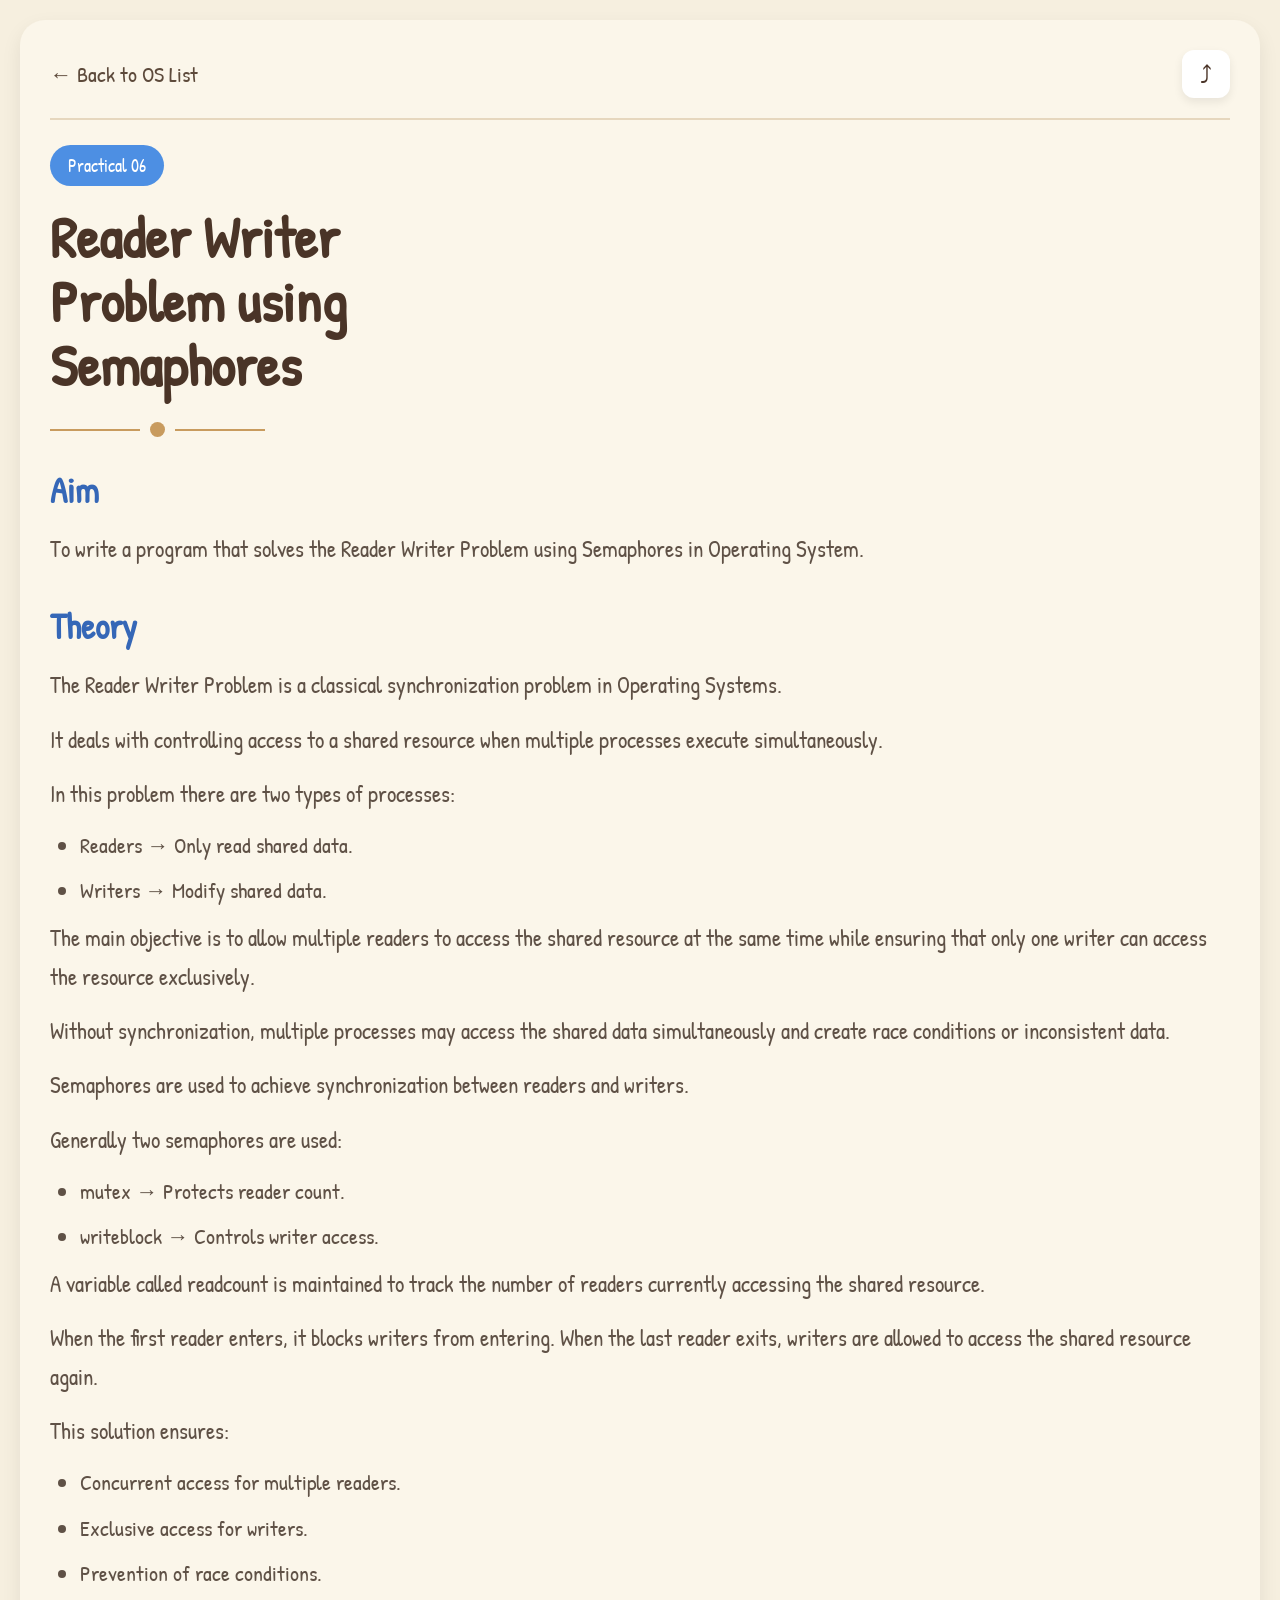
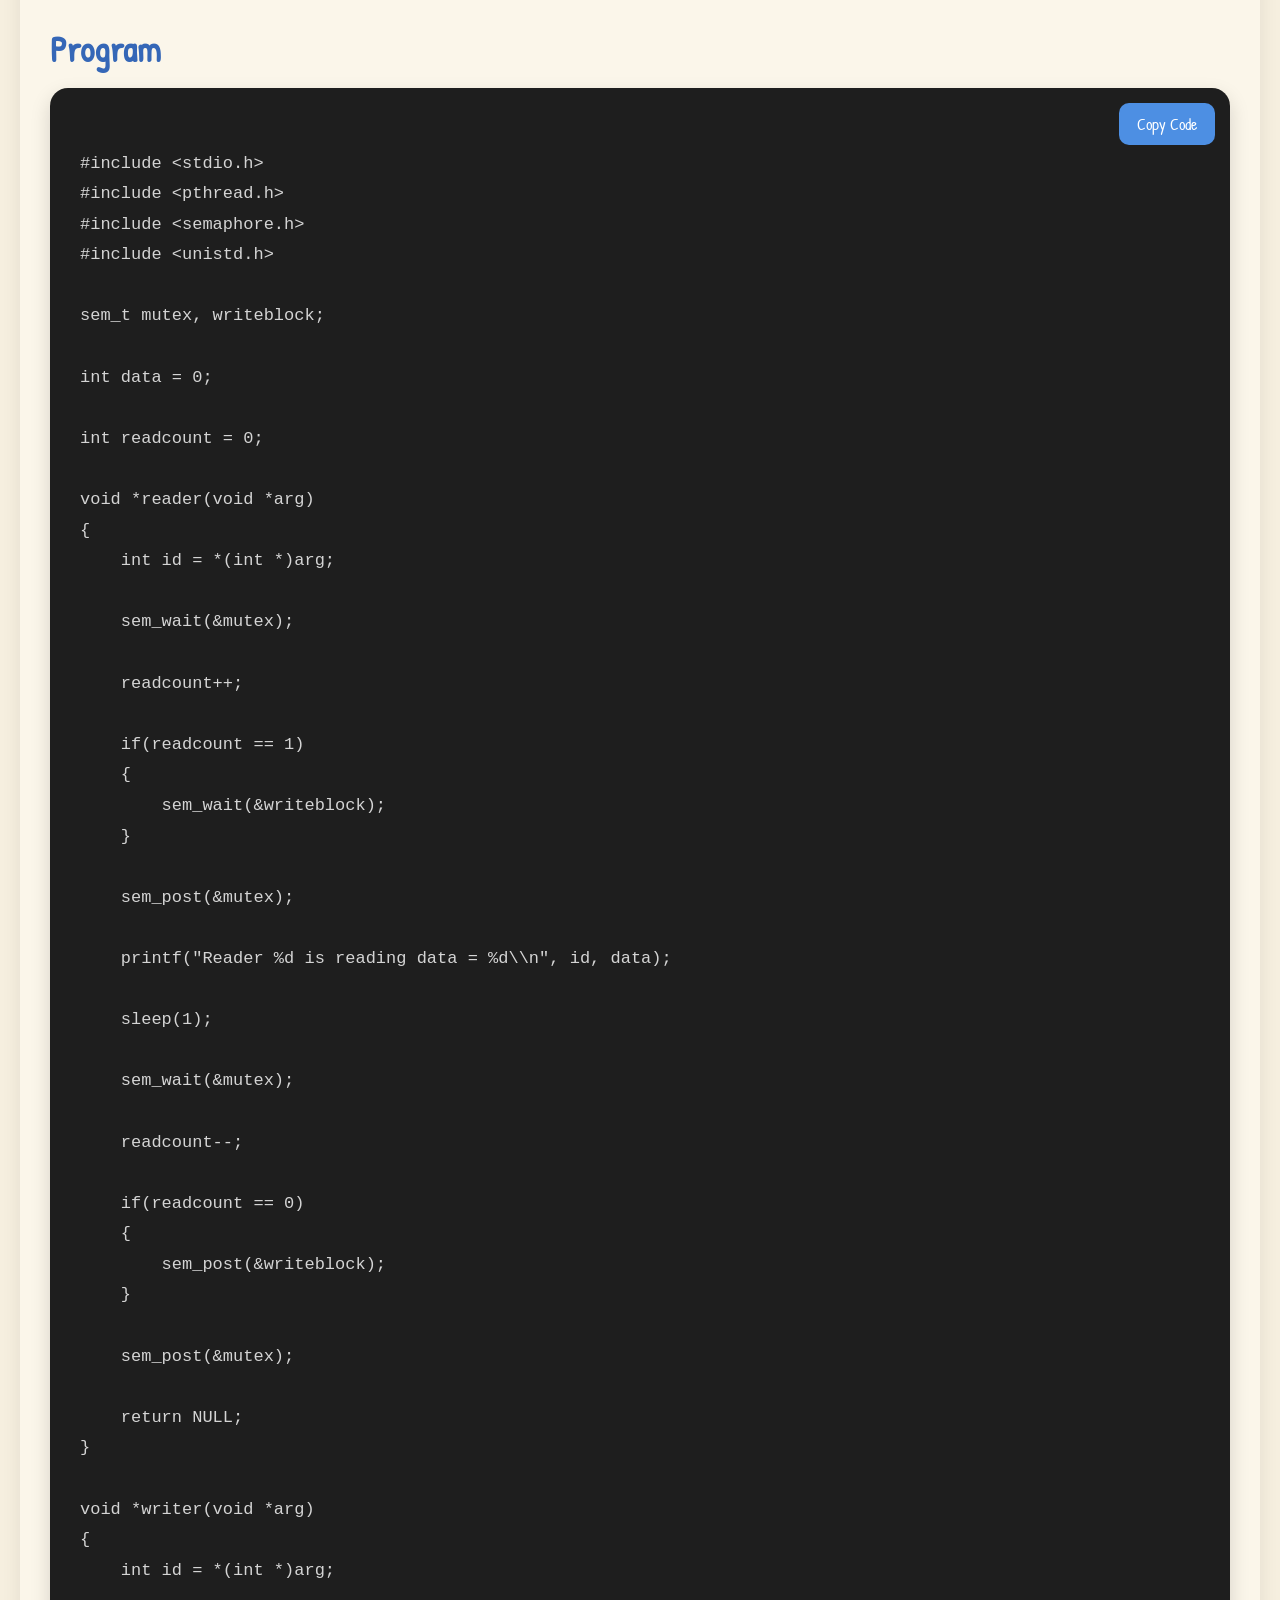
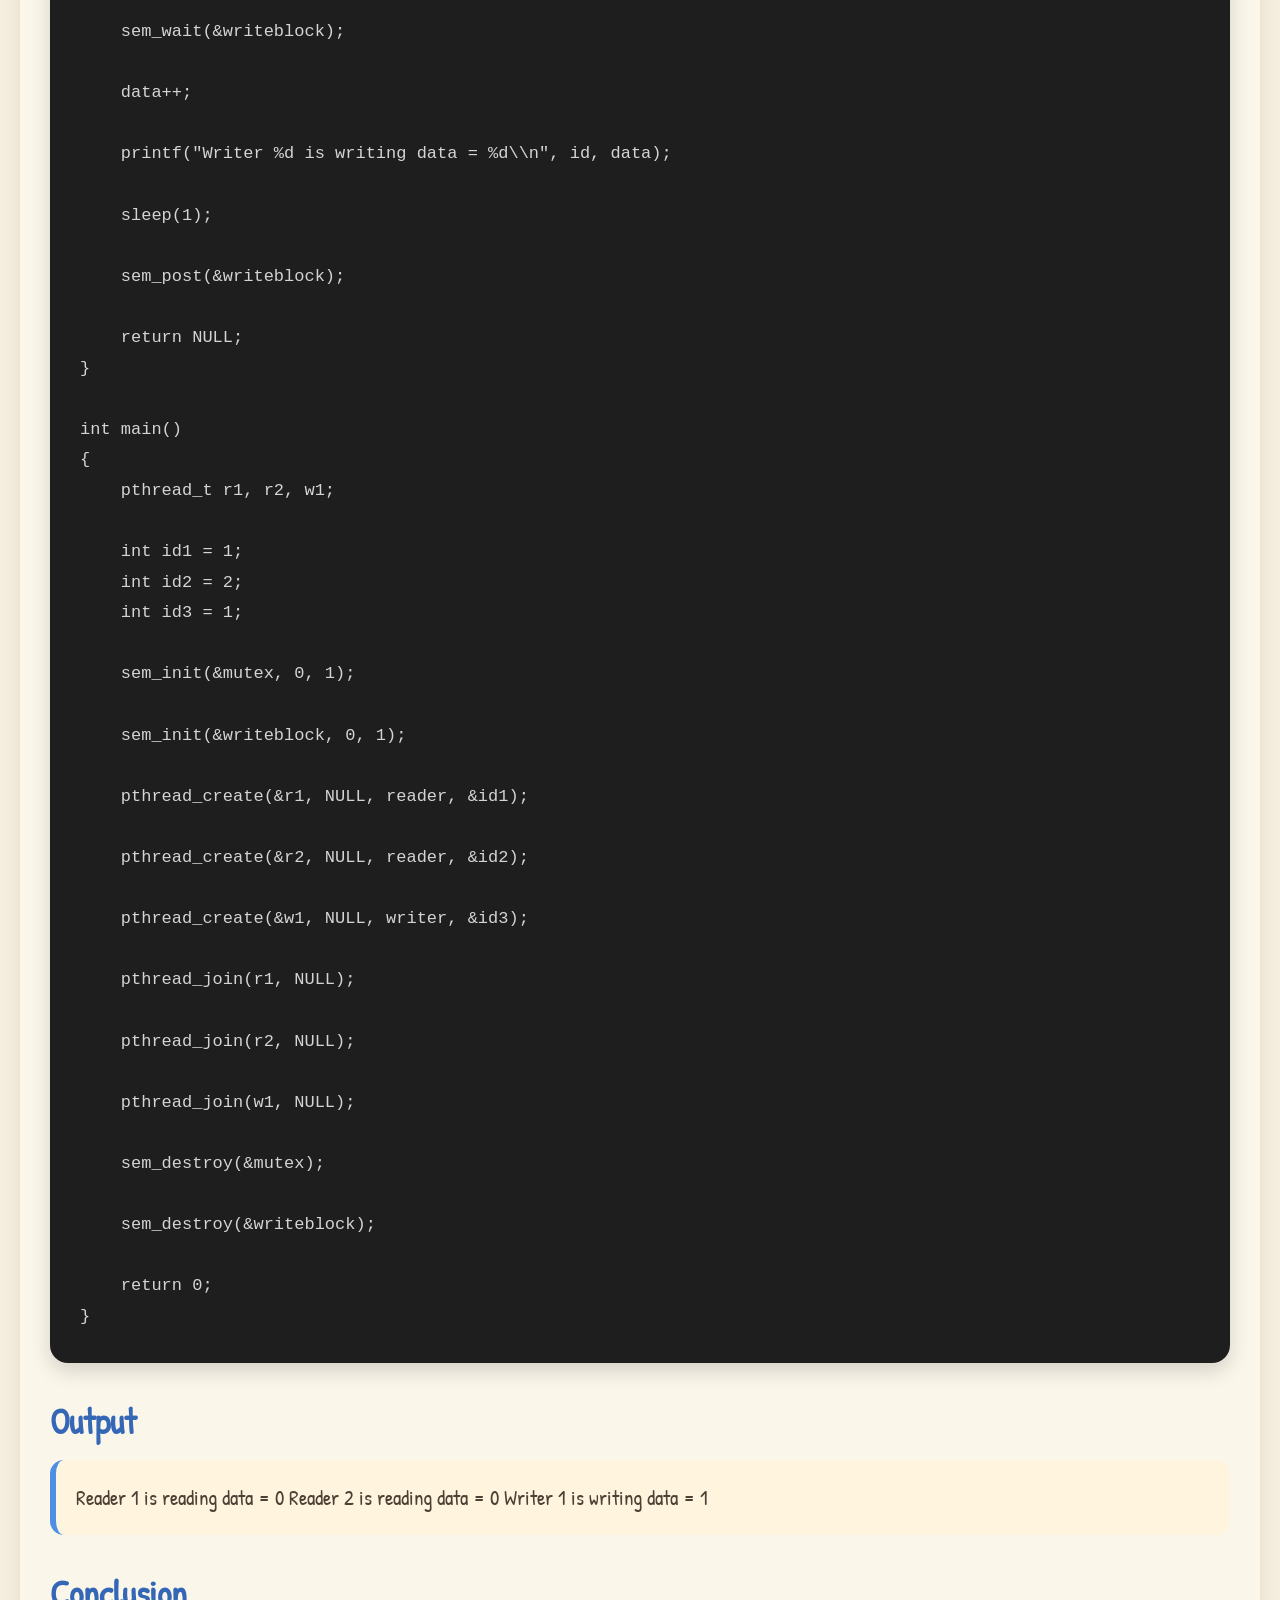
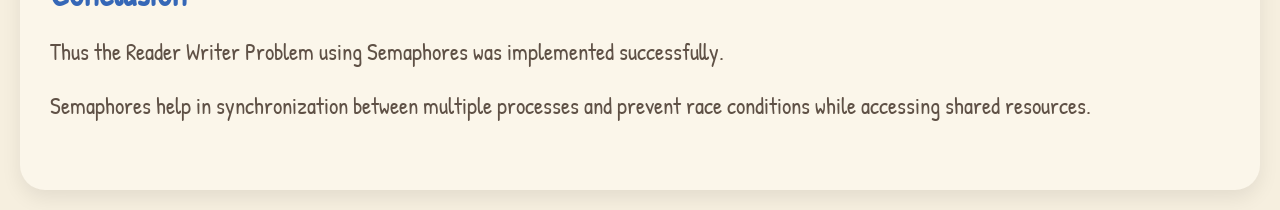
<file: practical6.html>
<!DOCTYPE html>
<html lang="en">
<head>

  <meta charset="UTF-8">
  <meta name="viewport" content="width=device-width, initial-scale=1.0">

  <title>OS Practical 6</title>

  <link href="https://fonts.googleapis.com/css2?family=Patrick+Hand&display=swap" rel="stylesheet">

  <link rel="stylesheet" href="style.css">

</head>

<body>

  <div class="container">

    <!-- TOP -->

    <div class="top">

      <a href="os.html" class="back-btn">
        ← Back to OS List
      </a>

      <div class="share">
        ⤴
      </div>

    </div>

    <div class="line"></div>

    <div class="content">

      <div class="left">

        <div class="badge">
          Practical 06
        </div>

        <h1>
          Reader Writer <br>
          Problem using <br>
          Semaphores
        </h1>

        <div class="divider">

          <div class="line1"></div>
          <div class="circle"></div>
          <div class="line1"></div>

        </div>

        <!-- AIM -->

        <div class="section">

          <h2>Aim</h2>

          <p>
            To write a program that solves the
            Reader Writer Problem using
            Semaphores in Operating System.
          </p>

        </div>

        <!-- THEORY -->

        <div class="section">

          <h2>Theory</h2>

          <p>
            The Reader Writer Problem is a
            classical synchronization problem
            in Operating Systems.
          </p>

          <p>
            It deals with controlling access
            to a shared resource when multiple
            processes execute simultaneously.
          </p>

          <p>
            In this problem there are two
            types of processes:
          </p>

          <ul>

            <li>Readers → Only read shared data.</li>

            <li>Writers → Modify shared data.</li>

          </ul>

          <p>
            The main objective is to allow
            multiple readers to access the
            shared resource at the same time
            while ensuring that only one writer
            can access the resource exclusively.
          </p>

          <p>
            Without synchronization, multiple
            processes may access the shared
            data simultaneously and create
            race conditions or inconsistent data.
          </p>

          <p>
            Semaphores are used to achieve
            synchronization between readers
            and writers.
          </p>

          <p>
            Generally two semaphores are used:
          </p>

          <ul>

            <li>mutex → Protects reader count.</li>

            <li>writeblock → Controls writer access.</li>

          </ul>

          <p>
            A variable called readcount is
            maintained to track the number
            of readers currently accessing
            the shared resource.
          </p>

          <p>
            When the first reader enters,
            it blocks writers from entering.
            When the last reader exits,
            writers are allowed to access
            the shared resource again.
          </p>

          <p>
            This solution ensures:
          </p>

          <ul>

            <li>Concurrent access for multiple readers.</li>

            <li>Exclusive access for writers.</li>

            <li>Prevention of race conditions.</li>

          </ul>

        </div>

        <!-- PROGRAM -->

        <div class="section">

          <h2>Program</h2>

          <div class="code-container">

            <button class="copy-btn" onclick="copyCode()">
              Copy Code
            </button>

<pre><code id="codeBlock">
#include &lt;stdio.h&gt;
#include &lt;pthread.h&gt;
#include &lt;semaphore.h&gt;
#include &lt;unistd.h&gt;

sem_t mutex, writeblock;

int data = 0;

int readcount = 0;

void *reader(void *arg)
{
    int id = *(int *)arg;

    sem_wait(&mutex);

    readcount++;

    if(readcount == 1)
    {
        sem_wait(&writeblock);
    }

    sem_post(&mutex);

    printf("Reader %d is reading data = %d\\n", id, data);

    sleep(1);

    sem_wait(&mutex);

    readcount--;

    if(readcount == 0)
    {
        sem_post(&writeblock);
    }

    sem_post(&mutex);

    return NULL;
}

void *writer(void *arg)
{
    int id = *(int *)arg;

    sem_wait(&writeblock);

    data++;

    printf("Writer %d is writing data = %d\\n", id, data);

    sleep(1);

    sem_post(&writeblock);

    return NULL;
}

int main()
{
    pthread_t r1, r2, w1;

    int id1 = 1;
    int id2 = 2;
    int id3 = 1;

    sem_init(&mutex, 0, 1);

    sem_init(&writeblock, 0, 1);

    pthread_create(&r1, NULL, reader, &id1);

    pthread_create(&r2, NULL, reader, &id2);

    pthread_create(&w1, NULL, writer, &id3);

    pthread_join(r1, NULL);

    pthread_join(r2, NULL);

    pthread_join(w1, NULL);

    sem_destroy(&mutex);

    sem_destroy(&writeblock);

    return 0;
}
</code></pre>

          </div>

        </div>

        <!-- OUTPUT -->

        <div class="section">

          <h2>Output</h2>

          <div class="output-box">

Reader 1 is reading data = 0

Reader 2 is reading data = 0

Writer 1 is writing data = 1

          </div>

        </div>

        <!-- CONCLUSION -->

        <div class="section">

          <h2>Conclusion</h2>

          <p>
            Thus the Reader Writer Problem
            using Semaphores was implemented
            successfully.
          </p>

          <p>
            Semaphores help in synchronization
            between multiple processes and
            prevent race conditions while
            accessing shared resources.
          </p>

        </div>

      </div>

    </div>

  </div>

  <script>

function copyCode(){

const code = `#include <stdio.h>
#include <pthread.h>
#include <semaphore.h>
#include <unistd.h>

sem_t mutex, writeblock;

int data = 0;

int readcount = 0;

void *reader(void *arg)
{
    int id = *(int *)arg;

    sem_wait(&mutex);

    readcount++;

    if(readcount == 1)
    {
        sem_wait(&writeblock);
    }

    sem_post(&mutex);

    printf("Reader %d is reading data = %d\\n", id, data);

    sleep(1);

    sem_wait(&mutex);

    readcount--;

    if(readcount == 0)
    {
        sem_post(&writeblock);
    }

    sem_post(&mutex);

    return NULL;
}

void *writer(void *arg)
{
    int id = *(int *)arg;

    sem_wait(&writeblock);

    data++;

    printf("Writer %d is writing data = %d\\n", id, data);

    sleep(1);

    sem_post(&writeblock);

    return NULL;
}

int main()
{
    pthread_t r1, r2, w1;

    int id1 = 1;
    int id2 = 2;
    int id3 = 1;

    sem_init(&mutex, 0, 1);

    sem_init(&writeblock, 0, 1);

    pthread_create(&r1, NULL, reader, &id1);

    pthread_create(&r2, NULL, reader, &id2);

    pthread_create(&w1, NULL, writer, &id3);

    pthread_join(r1, NULL);

    pthread_join(r2, NULL);

    pthread_join(w1, NULL);

    sem_destroy(&mutex);

    sem_destroy(&writeblock);

    return 0;
}`;

navigator.clipboard.writeText(code);

const btn = event.target;

btn.innerHTML = "Copied!";

setTimeout(() => {

btn.innerHTML = "Copy Code";

}, 2000);

}

  </script>

</body>
</html>
</file>
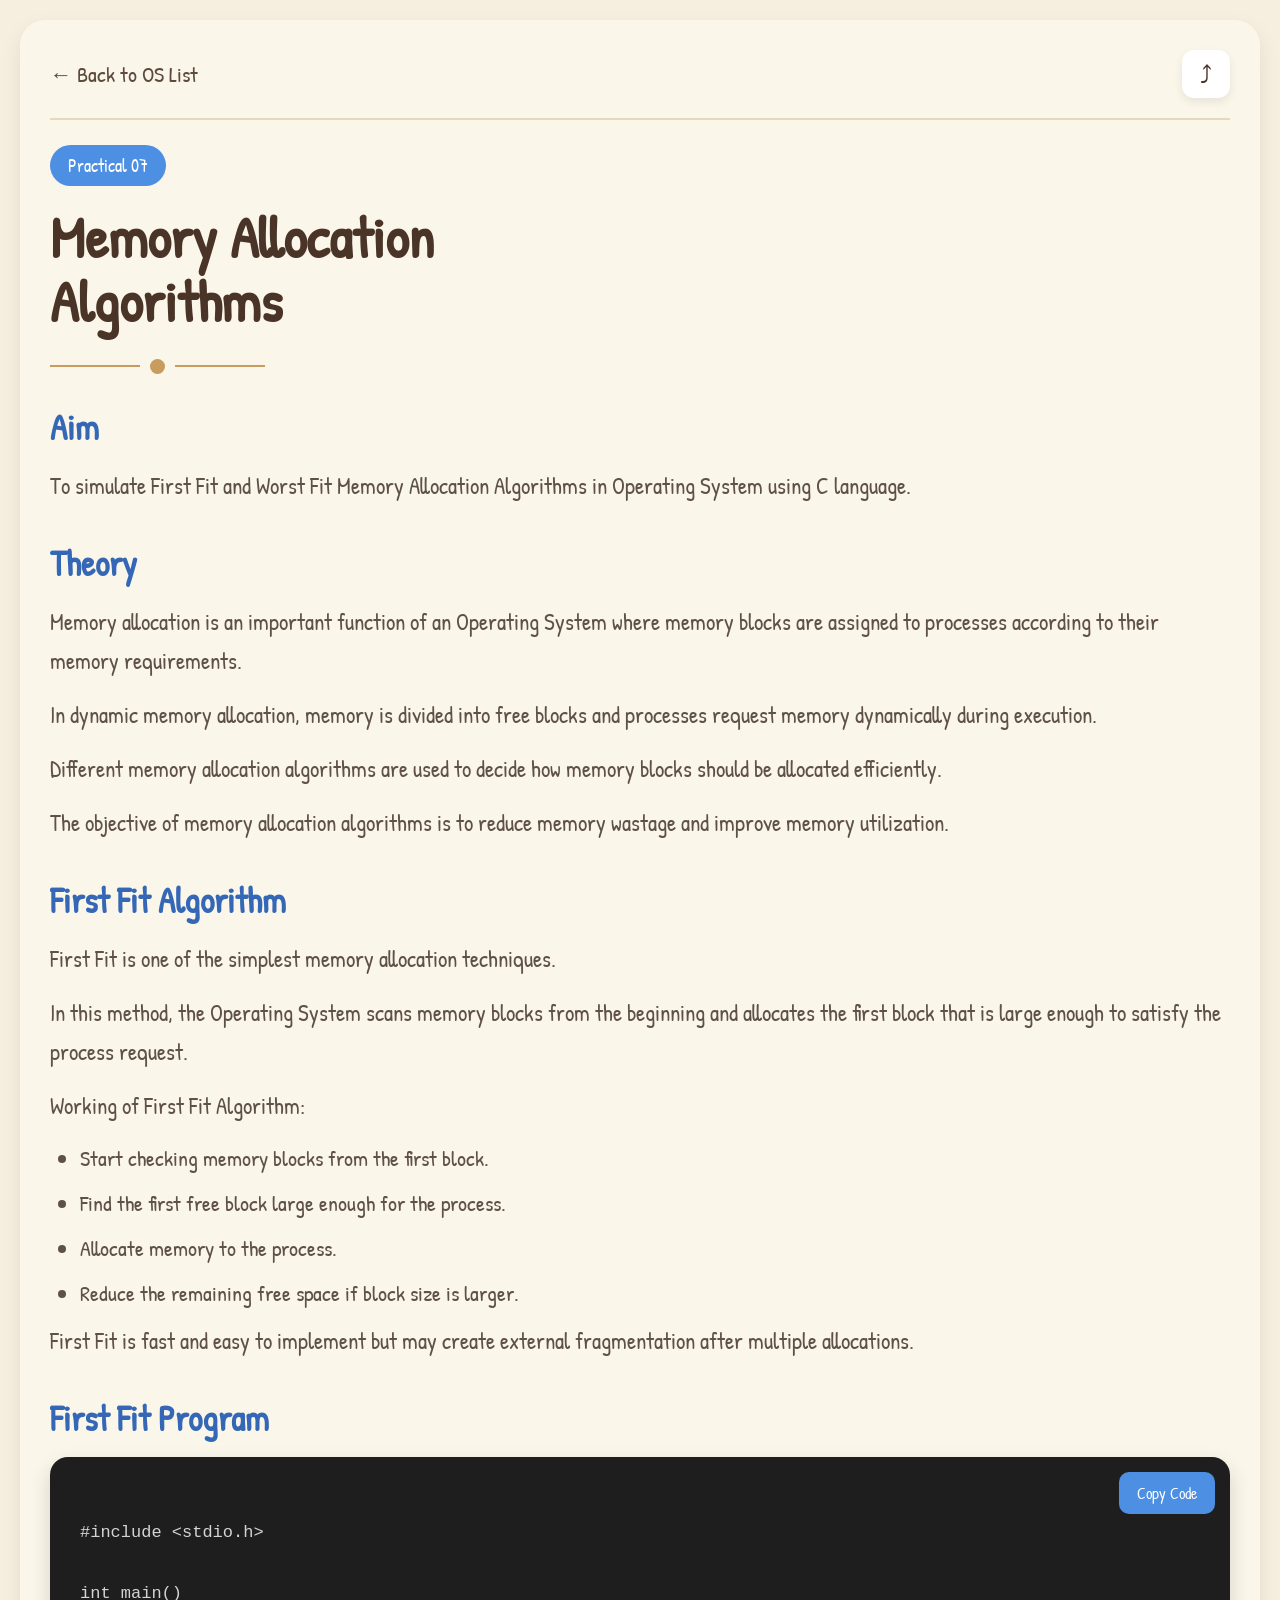
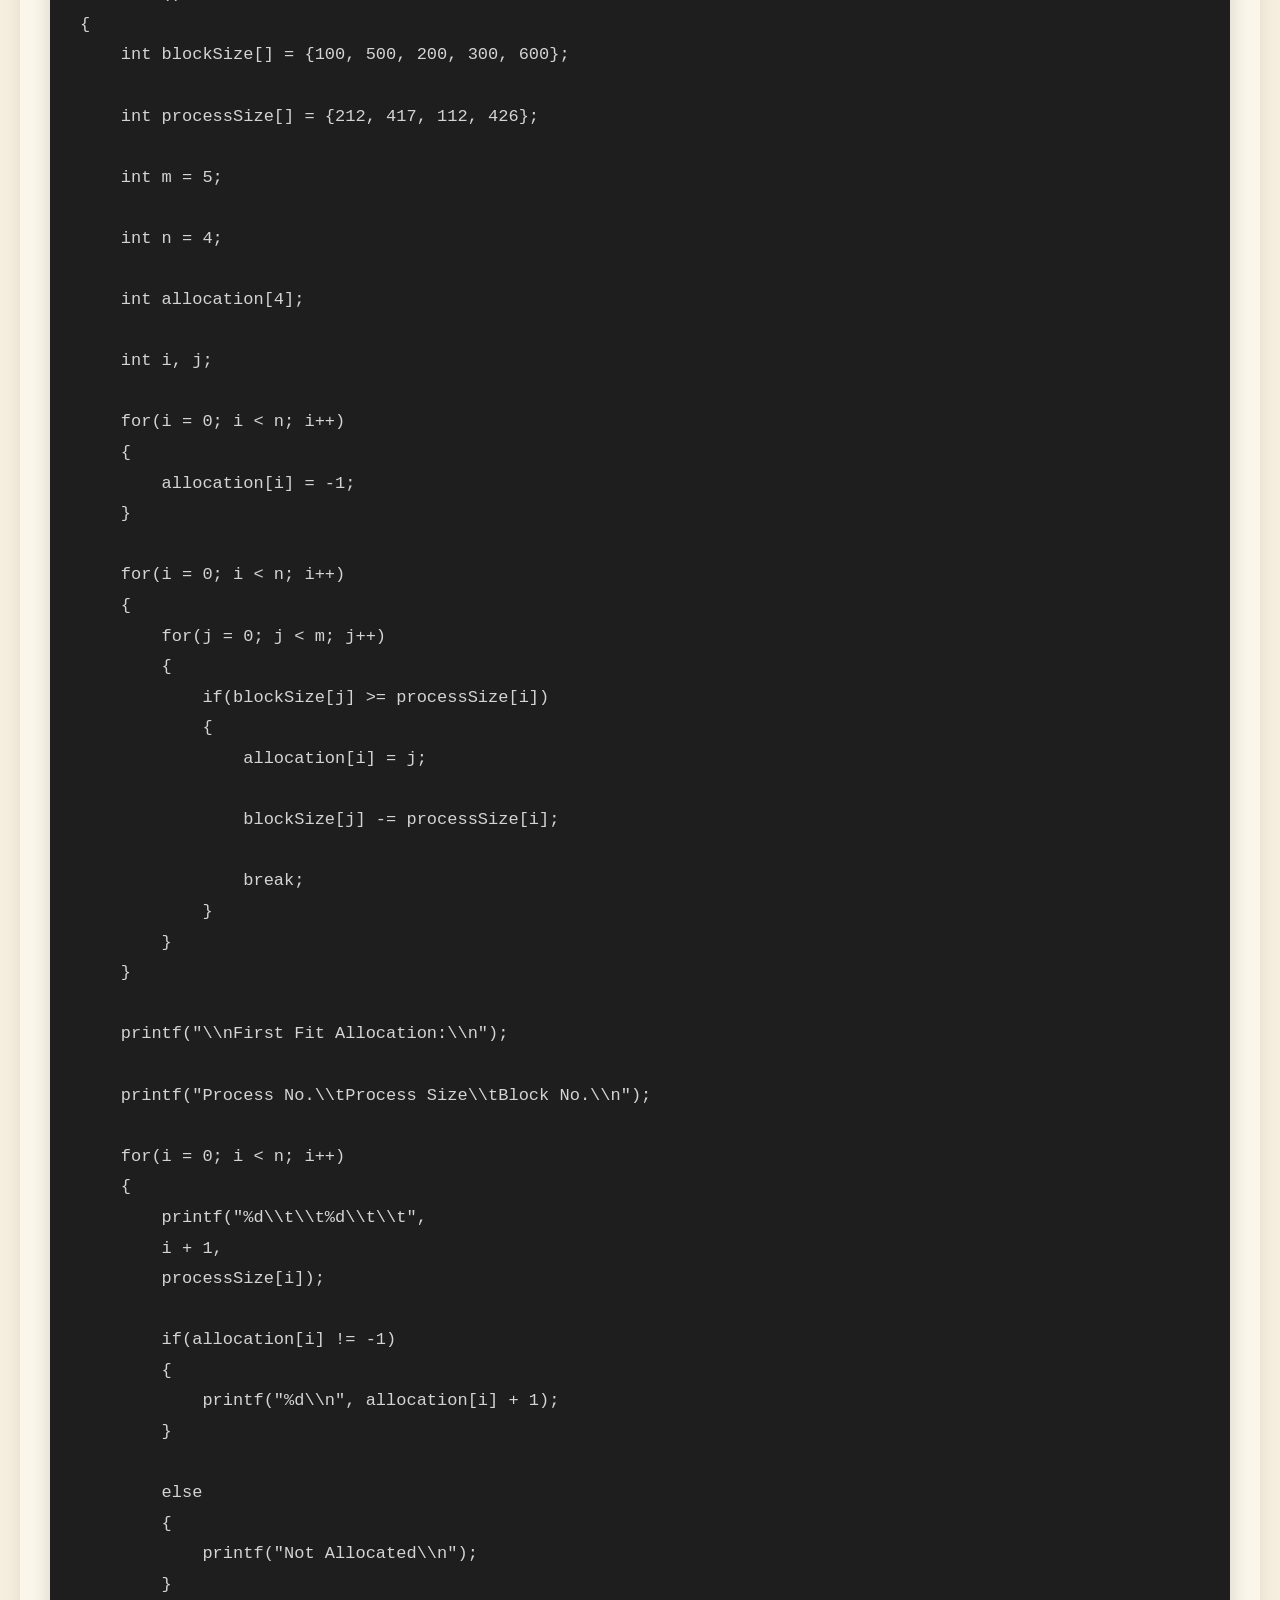
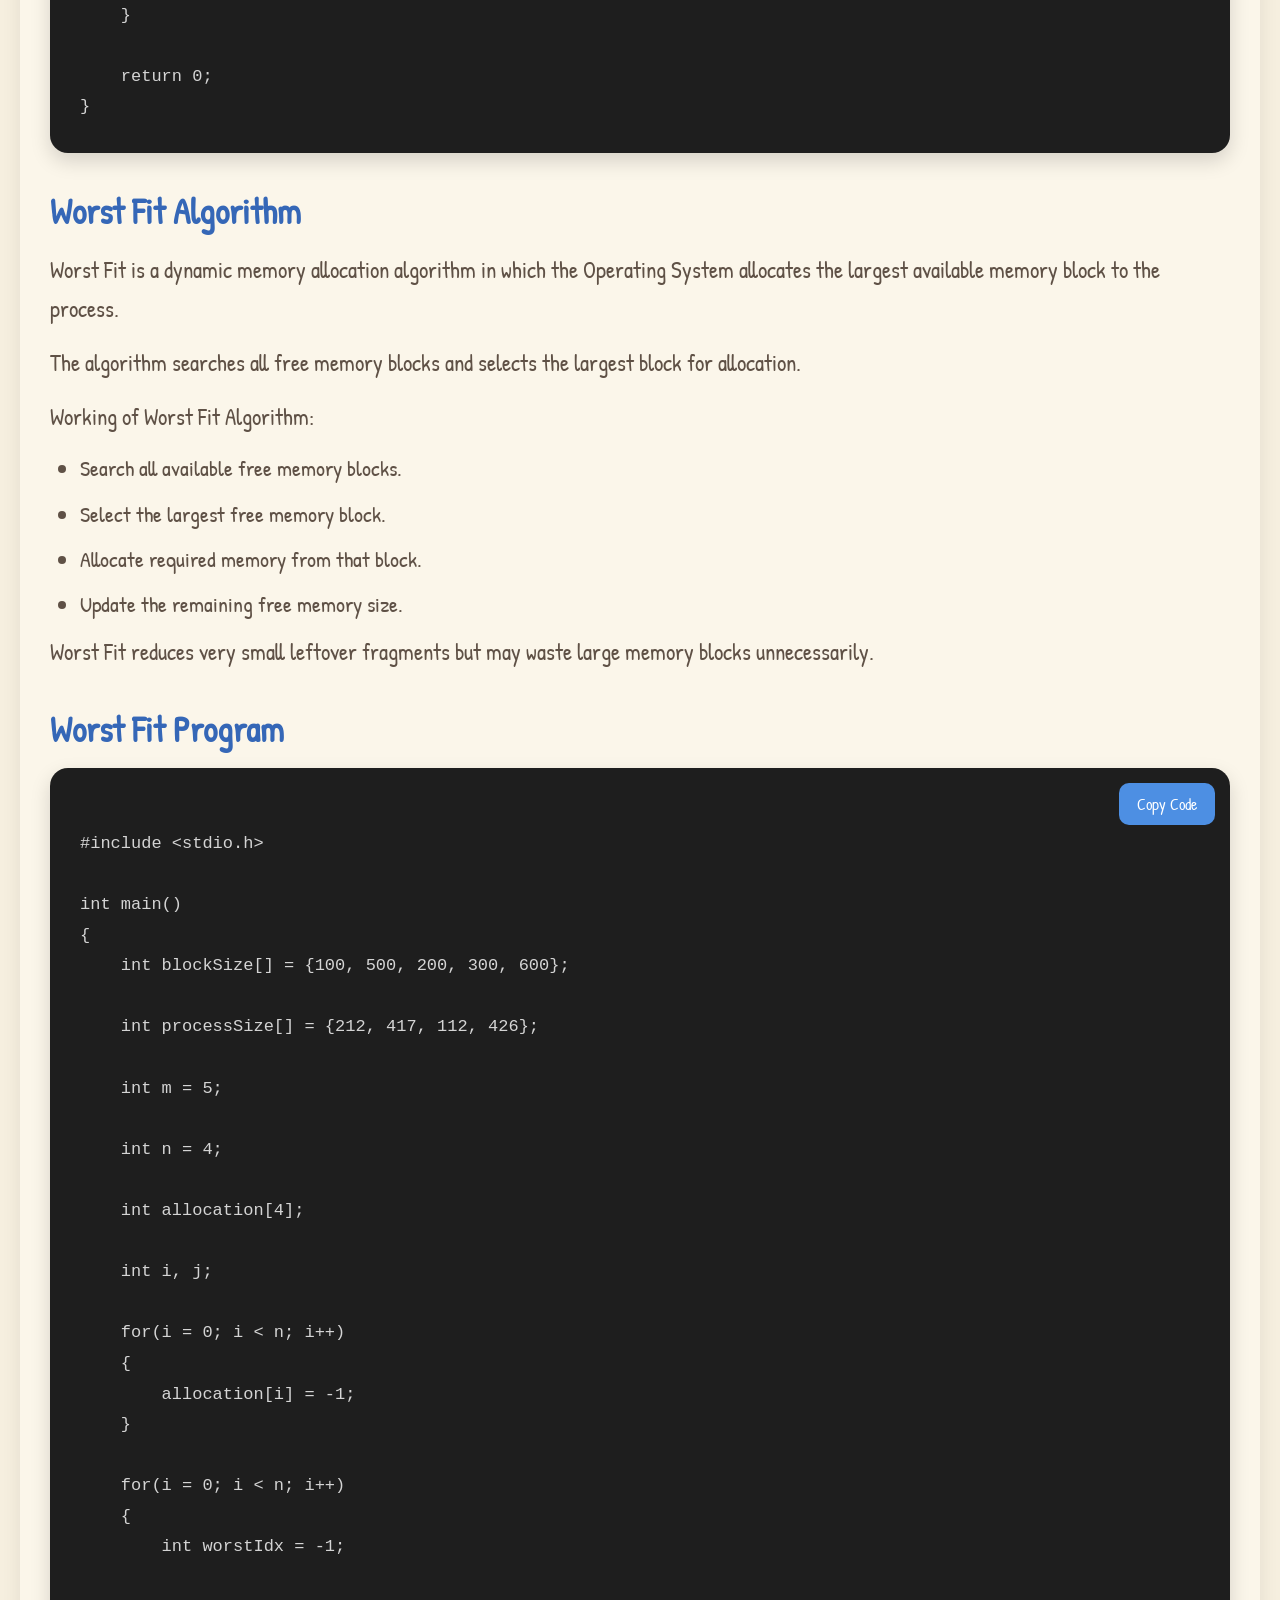
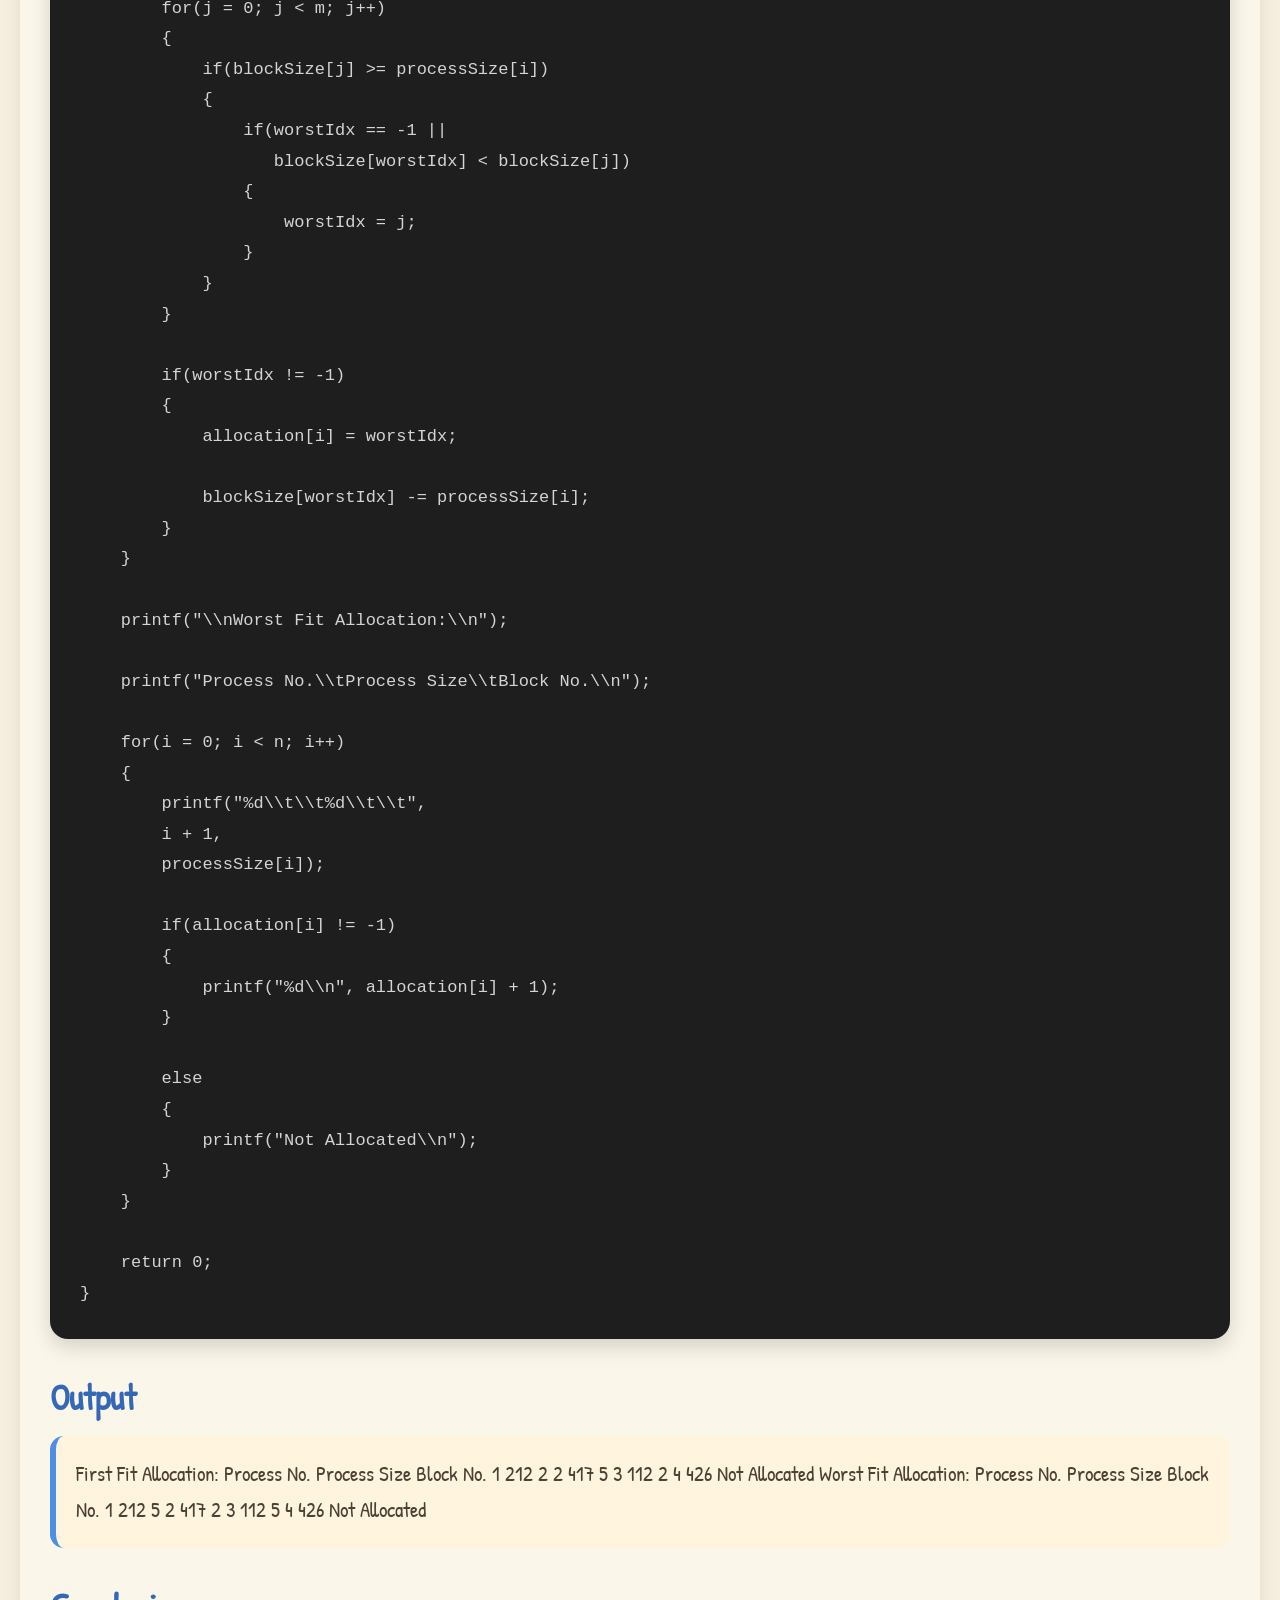
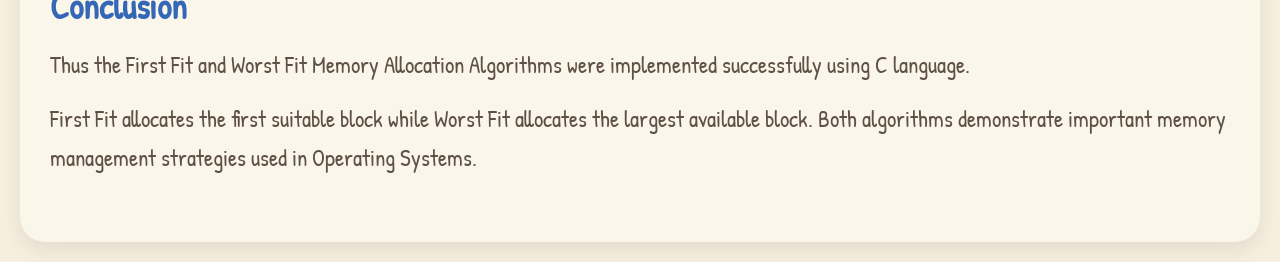
<file: practical7.html>
<!DOCTYPE html>
<html lang="en">
<head>

  <meta charset="UTF-8">
  <meta name="viewport" content="width=device-width, initial-scale=1.0">

  <title>OS Practical 7</title>

  <link href="https://fonts.googleapis.com/css2?family=Patrick+Hand&display=swap" rel="stylesheet">

  <link rel="stylesheet" href="style.css">

</head>

<body>

  <div class="container">

    <!-- TOP -->

    <div class="top">

      <a href="os.html" class="back-btn">
        ← Back to OS List
      </a>

      <div class="share">
        ⤴
      </div>

    </div>

    <div class="line"></div>

    <div class="content">

      <div class="left">

        <div class="badge">
          Practical 07
        </div>

        <h1>
          Memory Allocation <br>
          Algorithms
        </h1>

        <div class="divider">

          <div class="line1"></div>
          <div class="circle"></div>
          <div class="line1"></div>

        </div>

        <!-- AIM -->

        <div class="section">

          <h2>Aim</h2>

          <p>
            To simulate First Fit and Worst Fit
            Memory Allocation Algorithms in
            Operating System using C language.
          </p>

        </div>

        <!-- THEORY -->

        <div class="section">

          <h2>Theory</h2>

          <p>
            Memory allocation is an important
            function of an Operating System
            where memory blocks are assigned
            to processes according to their
            memory requirements.
          </p>

          <p>
            In dynamic memory allocation,
            memory is divided into free blocks
            and processes request memory
            dynamically during execution.
          </p>

          <p>
            Different memory allocation
            algorithms are used to decide
            how memory blocks should be
            allocated efficiently.
          </p>

          <p>
            The objective of memory allocation
            algorithms is to reduce memory
            wastage and improve memory utilization.
          </p>

        </div>

        <!-- FIRST FIT THEORY -->

        <div class="section">

          <h2>First Fit Algorithm</h2>

          <p>
            First Fit is one of the simplest
            memory allocation techniques.
          </p>

          <p>
            In this method, the Operating System
            scans memory blocks from the beginning
            and allocates the first block that
            is large enough to satisfy the
            process request.
          </p>

          <p>
            Working of First Fit Algorithm:
          </p>

          <ul>

            <li>Start checking memory blocks from the first block.</li>

            <li>Find the first free block large enough for the process.</li>

            <li>Allocate memory to the process.</li>

            <li>Reduce the remaining free space if block size is larger.</li>

          </ul>

          <p>
            First Fit is fast and easy to
            implement but may create external
            fragmentation after multiple allocations.
          </p>

        </div>

        <!-- FIRST FIT PROGRAM -->

        <div class="section">

          <h2>First Fit Program</h2>

          <div class="code-container">

            <button class="copy-btn" onclick="copyFirstFit()">
              Copy Code
            </button>

<pre><code id="firstFitCode">
#include &lt;stdio.h&gt;

int main()
{
    int blockSize[] = {100, 500, 200, 300, 600};

    int processSize[] = {212, 417, 112, 426};

    int m = 5;

    int n = 4;

    int allocation[4];

    int i, j;

    for(i = 0; i &lt; n; i++)
    {
        allocation[i] = -1;
    }

    for(i = 0; i &lt; n; i++)
    {
        for(j = 0; j &lt; m; j++)
        {
            if(blockSize[j] &gt;= processSize[i])
            {
                allocation[i] = j;

                blockSize[j] -= processSize[i];

                break;
            }
        }
    }

    printf("\\nFirst Fit Allocation:\\n");

    printf("Process No.\\tProcess Size\\tBlock No.\\n");

    for(i = 0; i &lt; n; i++)
    {
        printf("%d\\t\\t%d\\t\\t",
        i + 1,
        processSize[i]);

        if(allocation[i] != -1)
        {
            printf("%d\\n", allocation[i] + 1);
        }

        else
        {
            printf("Not Allocated\\n");
        }
    }

    return 0;
}
</code></pre>

          </div>

        </div>

        <!-- WORST FIT THEORY -->

        <div class="section">

          <h2>Worst Fit Algorithm</h2>

          <p>
            Worst Fit is a dynamic memory
            allocation algorithm in which
            the Operating System allocates
            the largest available memory block
            to the process.
          </p>

          <p>
            The algorithm searches all free
            memory blocks and selects the
            largest block for allocation.
          </p>

          <p>
            Working of Worst Fit Algorithm:
          </p>

          <ul>

            <li>Search all available free memory blocks.</li>

            <li>Select the largest free memory block.</li>

            <li>Allocate required memory from that block.</li>

            <li>Update the remaining free memory size.</li>

          </ul>

          <p>
            Worst Fit reduces very small
            leftover fragments but may waste
            large memory blocks unnecessarily.
          </p>

        </div>

        <!-- WORST FIT PROGRAM -->

        <div class="section">

          <h2>Worst Fit Program</h2>

          <div class="code-container">

            <button class="copy-btn" onclick="copyWorstFit()">
              Copy Code
            </button>

<pre><code id="worstFitCode">
#include &lt;stdio.h&gt;

int main()
{
    int blockSize[] = {100, 500, 200, 300, 600};

    int processSize[] = {212, 417, 112, 426};

    int m = 5;

    int n = 4;

    int allocation[4];

    int i, j;

    for(i = 0; i &lt; n; i++)
    {
        allocation[i] = -1;
    }

    for(i = 0; i &lt; n; i++)
    {
        int worstIdx = -1;

        for(j = 0; j &lt; m; j++)
        {
            if(blockSize[j] &gt;= processSize[i])
            {
                if(worstIdx == -1 ||
                   blockSize[worstIdx] &lt; blockSize[j])
                {
                    worstIdx = j;
                }
            }
        }

        if(worstIdx != -1)
        {
            allocation[i] = worstIdx;

            blockSize[worstIdx] -= processSize[i];
        }
    }

    printf("\\nWorst Fit Allocation:\\n");

    printf("Process No.\\tProcess Size\\tBlock No.\\n");

    for(i = 0; i &lt; n; i++)
    {
        printf("%d\\t\\t%d\\t\\t",
        i + 1,
        processSize[i]);

        if(allocation[i] != -1)
        {
            printf("%d\\n", allocation[i] + 1);
        }

        else
        {
            printf("Not Allocated\\n");
        }
    }

    return 0;
}
</code></pre>

          </div>

        </div>

        <!-- OUTPUT -->

        <div class="section">

          <h2>Output</h2>

          <div class="output-box">

First Fit Allocation:

Process No.    Process Size    Block No.

1              212             2

2              417             5

3              112             2

4              426             Not Allocated


Worst Fit Allocation:

Process No.    Process Size    Block No.

1              212             5

2              417             2

3              112             5

4              426             Not Allocated

          </div>

        </div>

        <!-- CONCLUSION -->

        <div class="section">

          <h2>Conclusion</h2>

          <p>
            Thus the First Fit and Worst Fit
            Memory Allocation Algorithms were
            implemented successfully using C language.
          </p>

          <p>
            First Fit allocates the first
            suitable block while Worst Fit
            allocates the largest available
            block. Both algorithms demonstrate
            important memory management
            strategies used in Operating Systems.
          </p>

        </div>

      </div>

    </div>

  </div>

<script>

function copyFirstFit(){

const code = `#include <stdio.h>

int main()
{
    int blockSize[] = {100, 500, 200, 300, 600};

    int processSize[] = {212, 417, 112, 426};

    int m = 5;

    int n = 4;

    int allocation[4];

    int i, j;

    for(i = 0; i < n; i++)
    {
        allocation[i] = -1;
    }

    for(i = 0; i < n; i++)
    {
        for(j = 0; j < m; j++)
        {
            if(blockSize[j] >= processSize[i])
            {
                allocation[i] = j;

                blockSize[j] -= processSize[i];

                break;
            }
        }
    }

    printf("\\nFirst Fit Allocation:\\n");

    printf("Process No.\\tProcess Size\\tBlock No.\\n");

    for(i = 0; i < n; i++)
    {
        printf("%d\\t\\t%d\\t\\t",
        i + 1,
        processSize[i]);

        if(allocation[i] != -1)
        {
            printf("%d\\n", allocation[i] + 1);
        }

        else
        {
            printf("Not Allocated\\n");
        }
    }

    return 0;
}`;

navigator.clipboard.writeText(code);

const btn = event.target;

btn.innerHTML = "Copied!";

setTimeout(() => {

btn.innerHTML = "Copy Code";

}, 2000);

}

function copyWorstFit(){

const code = `#include <stdio.h>

int main()
{
    int blockSize[] = {100, 500, 200, 300, 600};

    int processSize[] = {212, 417, 112, 426};

    int m = 5;

    int n = 4;

    int allocation[4];

    int i, j;

    for(i = 0; i < n; i++)
    {
        allocation[i] = -1;
    }

    for(i = 0; i < n; i++)
    {
        int worstIdx = -1;

        for(j = 0; j < m; j++)
        {
            if(blockSize[j] >= processSize[i])
            {
                if(worstIdx == -1 ||
                   blockSize[worstIdx] < blockSize[j])
                {
                    worstIdx = j;
                }
            }
        }

        if(worstIdx != -1)
        {
            allocation[i] = worstIdx;

            blockSize[worstIdx] -= processSize[i];
        }
    }

    printf("\\nWorst Fit Allocation:\\n");

    printf("Process No.\\tProcess Size\\tBlock No.\\n");

    for(i = 0; i < n; i++)
    {
        printf("%d\\t\\t%d\\t\\t",
        i + 1,
        processSize[i]);

        if(allocation[i] != -1)
        {
            printf("%d\\n", allocation[i] + 1);
        }

        else
        {
            printf("Not Allocated\\n");
        }
    }

    return 0;
}`;

navigator.clipboard.writeText(code);

const btn = event.target;

btn.innerHTML = "Copied!";

setTimeout(() => {

btn.innerHTML = "Copy Code";

}, 2000);

}

</script>

</body>
</html>
</file>
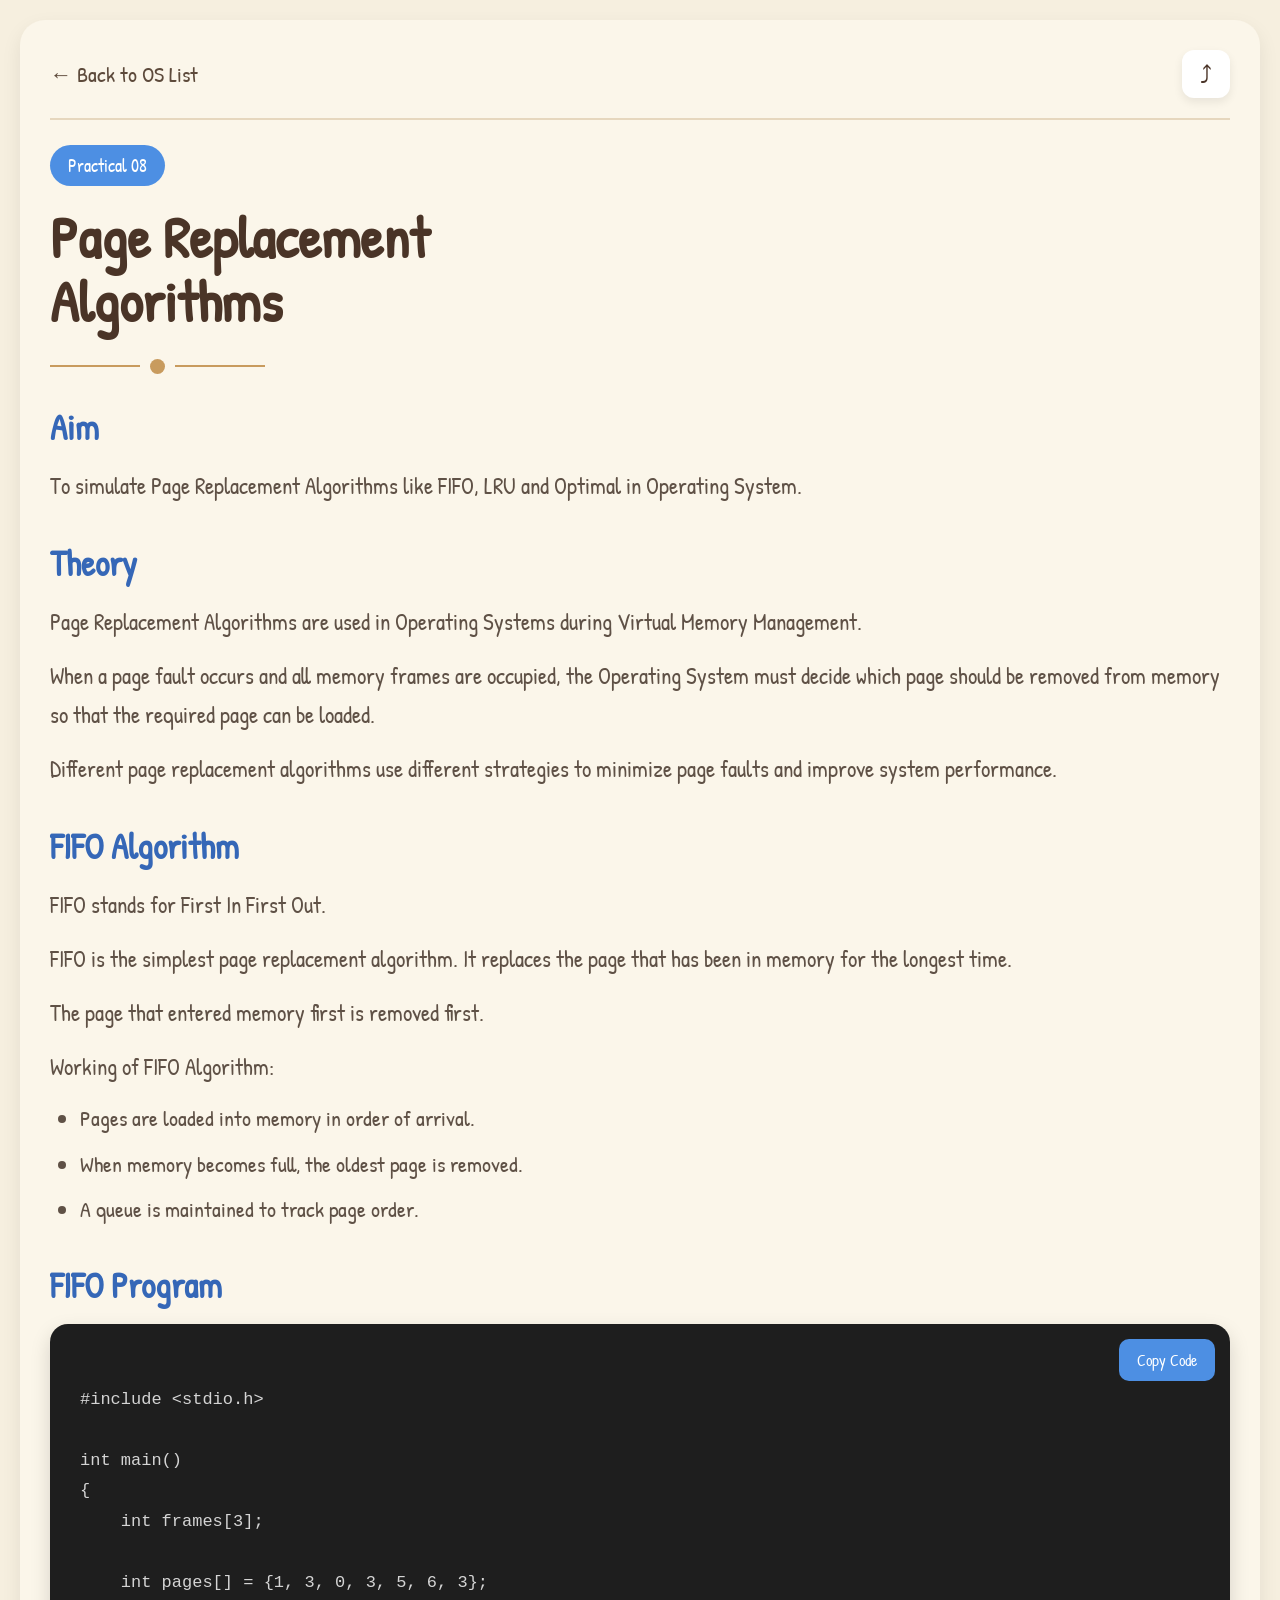
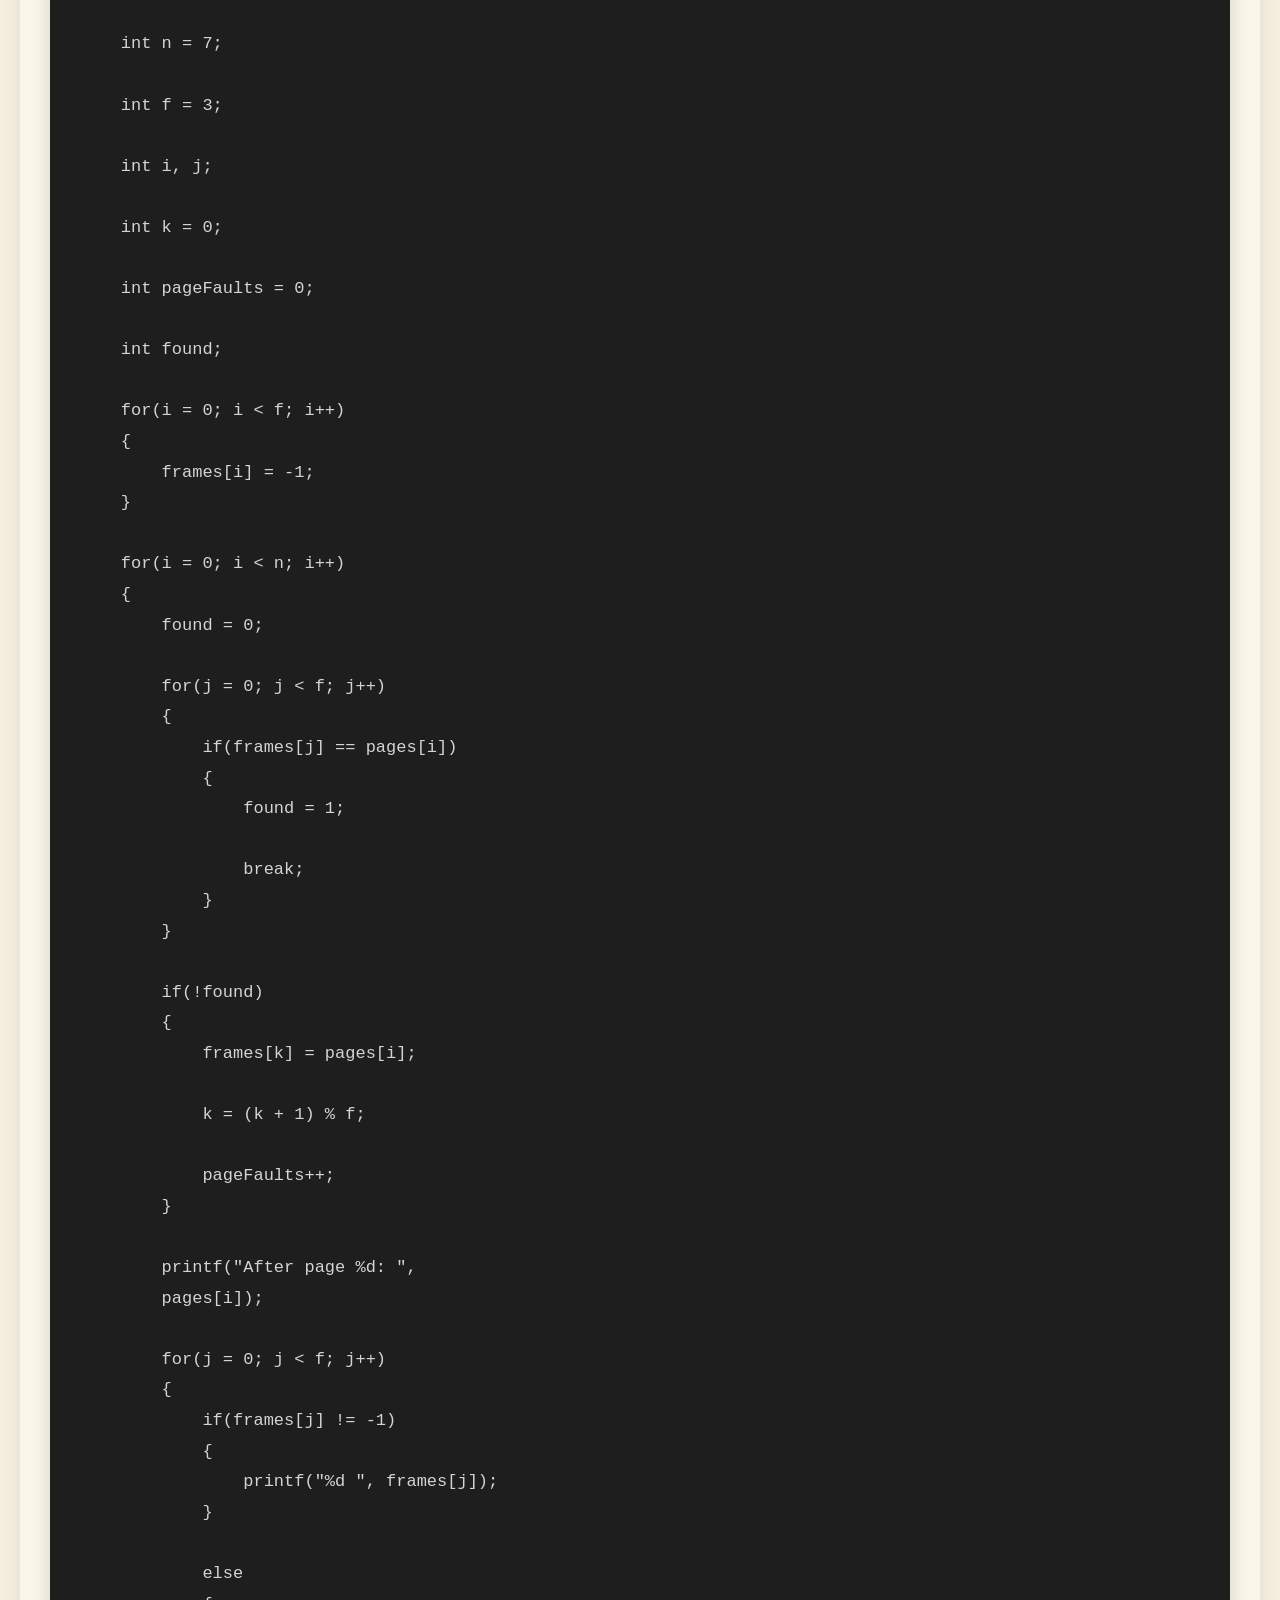
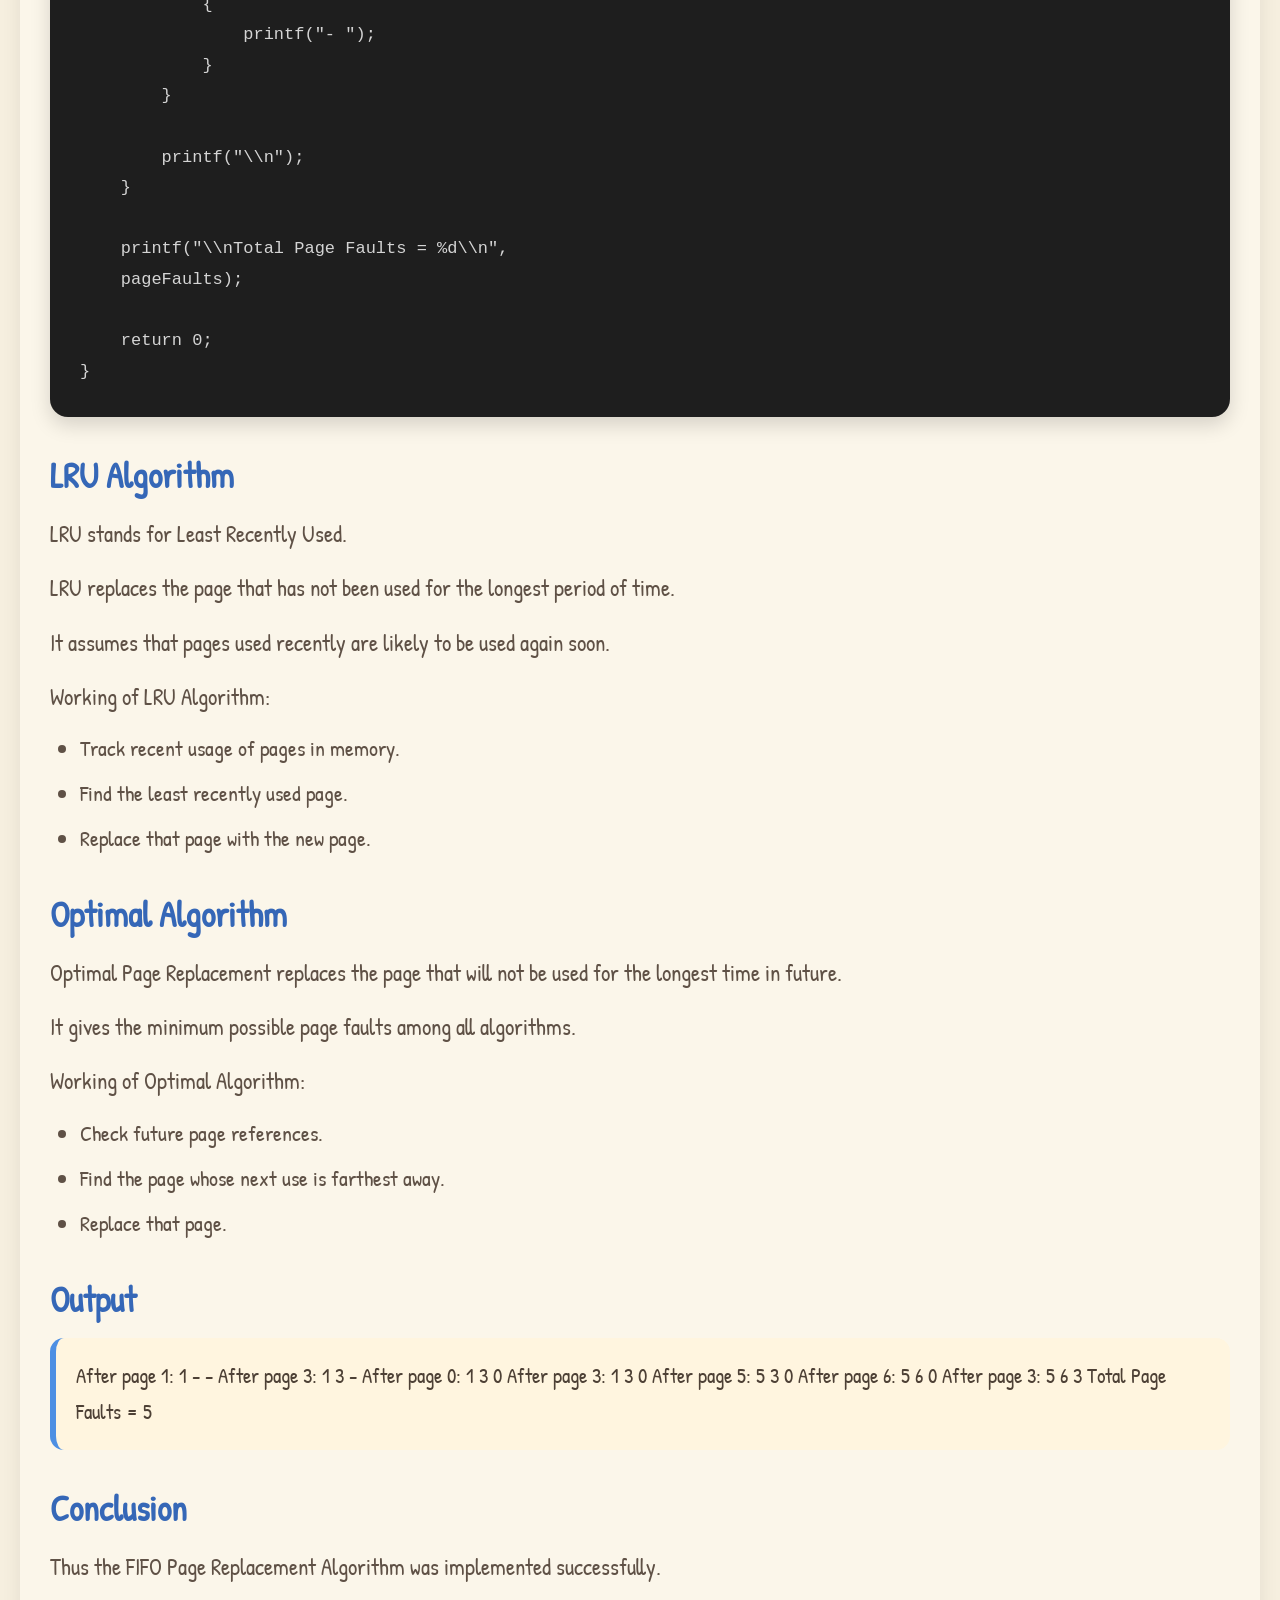
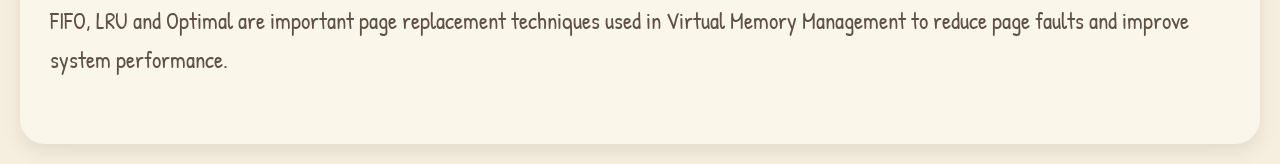
<file: practical8.html>
<!DOCTYPE html>
<html lang="en">
<head>

  <meta charset="UTF-8">
  <meta name="viewport" content="width=device-width, initial-scale=1.0">

  <title>OS Practical 8</title>

  <link href="https://fonts.googleapis.com/css2?family=Patrick+Hand&display=swap" rel="stylesheet">

  <link rel="stylesheet" href="style.css">

</head>

<body>

  <div class="container">

    <!-- TOP -->

    <div class="top">

      <a href="os.html" class="back-btn">
        ← Back to OS List
      </a>

      <div class="share">
        ⤴
      </div>

    </div>

    <div class="line"></div>

    <div class="content">

      <div class="left">

        <div class="badge">
          Practical 08
        </div>

        <h1>
          Page Replacement <br>
          Algorithms
        </h1>

        <div class="divider">

          <div class="line1"></div>
          <div class="circle"></div>
          <div class="line1"></div>

        </div>

        <!-- AIM -->

        <div class="section">

          <h2>Aim</h2>

          <p>
            To simulate Page Replacement
            Algorithms like FIFO, LRU and
            Optimal in Operating System.
          </p>

        </div>

        <!-- THEORY -->

        <div class="section">

          <h2>Theory</h2>

          <p>
            Page Replacement Algorithms are
            used in Operating Systems during
            Virtual Memory Management.
          </p>

          <p>
            When a page fault occurs and all
            memory frames are occupied, the
            Operating System must decide which
            page should be removed from memory
            so that the required page can be loaded.
          </p>

          <p>
            Different page replacement algorithms
            use different strategies to minimize
            page faults and improve system performance.
          </p>

        </div>

        <!-- FIFO THEORY -->

        <div class="section">

          <h2>FIFO Algorithm</h2>

          <p>
            FIFO stands for First In First Out.
          </p>

          <p>
            FIFO is the simplest page replacement
            algorithm. It replaces the page that
            has been in memory for the longest time.
          </p>

          <p>
            The page that entered memory first
            is removed first.
          </p>

          <p>
            Working of FIFO Algorithm:
          </p>

          <ul>

            <li>Pages are loaded into memory in order of arrival.</li>

            <li>When memory becomes full, the oldest page is removed.</li>

            <li>A queue is maintained to track page order.</li>

          </ul>

        </div>

        <!-- FIFO PROGRAM -->

        <div class="section">

          <h2>FIFO Program</h2>

          <div class="code-container">

            <button class="copy-btn" onclick="copyFIFO()">
              Copy Code
            </button>

<pre><code id="fifoCode">
#include &lt;stdio.h&gt;

int main()
{
    int frames[3];

    int pages[] = {1, 3, 0, 3, 5, 6, 3};

    int n = 7;

    int f = 3;

    int i, j;

    int k = 0;

    int pageFaults = 0;

    int found;

    for(i = 0; i &lt; f; i++)
    {
        frames[i] = -1;
    }

    for(i = 0; i &lt; n; i++)
    {
        found = 0;

        for(j = 0; j &lt; f; j++)
        {
            if(frames[j] == pages[i])
            {
                found = 1;

                break;
            }
        }

        if(!found)
        {
            frames[k] = pages[i];

            k = (k + 1) % f;

            pageFaults++;
        }

        printf("After page %d: ",
        pages[i]);

        for(j = 0; j &lt; f; j++)
        {
            if(frames[j] != -1)
            {
                printf("%d ", frames[j]);
            }

            else
            {
                printf("- ");
            }
        }

        printf("\\n");
    }

    printf("\\nTotal Page Faults = %d\\n",
    pageFaults);

    return 0;
}
</code></pre>

          </div>

        </div>

        <!-- LRU THEORY -->

        <div class="section">

          <h2>LRU Algorithm</h2>

          <p>
            LRU stands for Least Recently Used.
          </p>

          <p>
            LRU replaces the page that has not
            been used for the longest period of time.
          </p>

          <p>
            It assumes that pages used recently
            are likely to be used again soon.
          </p>

          <p>
            Working of LRU Algorithm:
          </p>

          <ul>

            <li>Track recent usage of pages in memory.</li>

            <li>Find the least recently used page.</li>

            <li>Replace that page with the new page.</li>

          </ul>

        </div>

        <!-- OPTIMAL THEORY -->

        <div class="section">

          <h2>Optimal Algorithm</h2>

          <p>
            Optimal Page Replacement replaces
            the page that will not be used
            for the longest time in future.
          </p>

          <p>
            It gives the minimum possible
            page faults among all algorithms.
          </p>

          <p>
            Working of Optimal Algorithm:
          </p>

          <ul>

            <li>Check future page references.</li>

            <li>Find the page whose next use is farthest away.</li>

            <li>Replace that page.</li>

          </ul>

        </div>

        <!-- OUTPUT -->

        <div class="section">

          <h2>Output</h2>

          <div class="output-box">

After page 1: 1 - -

After page 3: 1 3 -

After page 0: 1 3 0

After page 3: 1 3 0

After page 5: 5 3 0

After page 6: 5 6 0

After page 3: 5 6 3


Total Page Faults = 5

          </div>

        </div>

        <!-- CONCLUSION -->

        <div class="section">

          <h2>Conclusion</h2>

          <p>
            Thus the FIFO Page Replacement
            Algorithm was implemented successfully.
          </p>

          <p>
            FIFO, LRU and Optimal are important
            page replacement techniques used
            in Virtual Memory Management to
            reduce page faults and improve
            system performance.
          </p>

        </div>

      </div>

    </div>

  </div>

<script>

function copyFIFO(){

const code = `#include <stdio.h>

int main()
{
    int frames[3];

    int pages[] = {1, 3, 0, 3, 5, 6, 3};

    int n = 7;

    int f = 3;

    int i, j;

    int k = 0;

    int pageFaults = 0;

    int found;

    for(i = 0; i < f; i++)
    {
        frames[i] = -1;
    }

    for(i = 0; i < n; i++)
    {
        found = 0;

        for(j = 0; j < f; j++)
        {
            if(frames[j] == pages[i])
            {
                found = 1;

                break;
            }
        }

        if(!found)
        {
            frames[k] = pages[i];

            k = (k + 1) % f;

            pageFaults++;
        }

        printf("After page %d: ",
        pages[i]);

        for(j = 0; j < f; j++)
        {
            if(frames[j] != -1)
            {
                printf("%d ", frames[j]);
            }

            else
            {
                printf("- ");
            }
        }

        printf("\\n");
    }

    printf("\\nTotal Page Faults = %d\\n",
    pageFaults);

    return 0;
}`;

navigator.clipboard.writeText(code);

const btn = event.target;

btn.innerHTML = "Copied!";

setTimeout(() => {

btn.innerHTML = "Copy Code";

}, 2000);

}

</script>

</body>
</html>
</file>
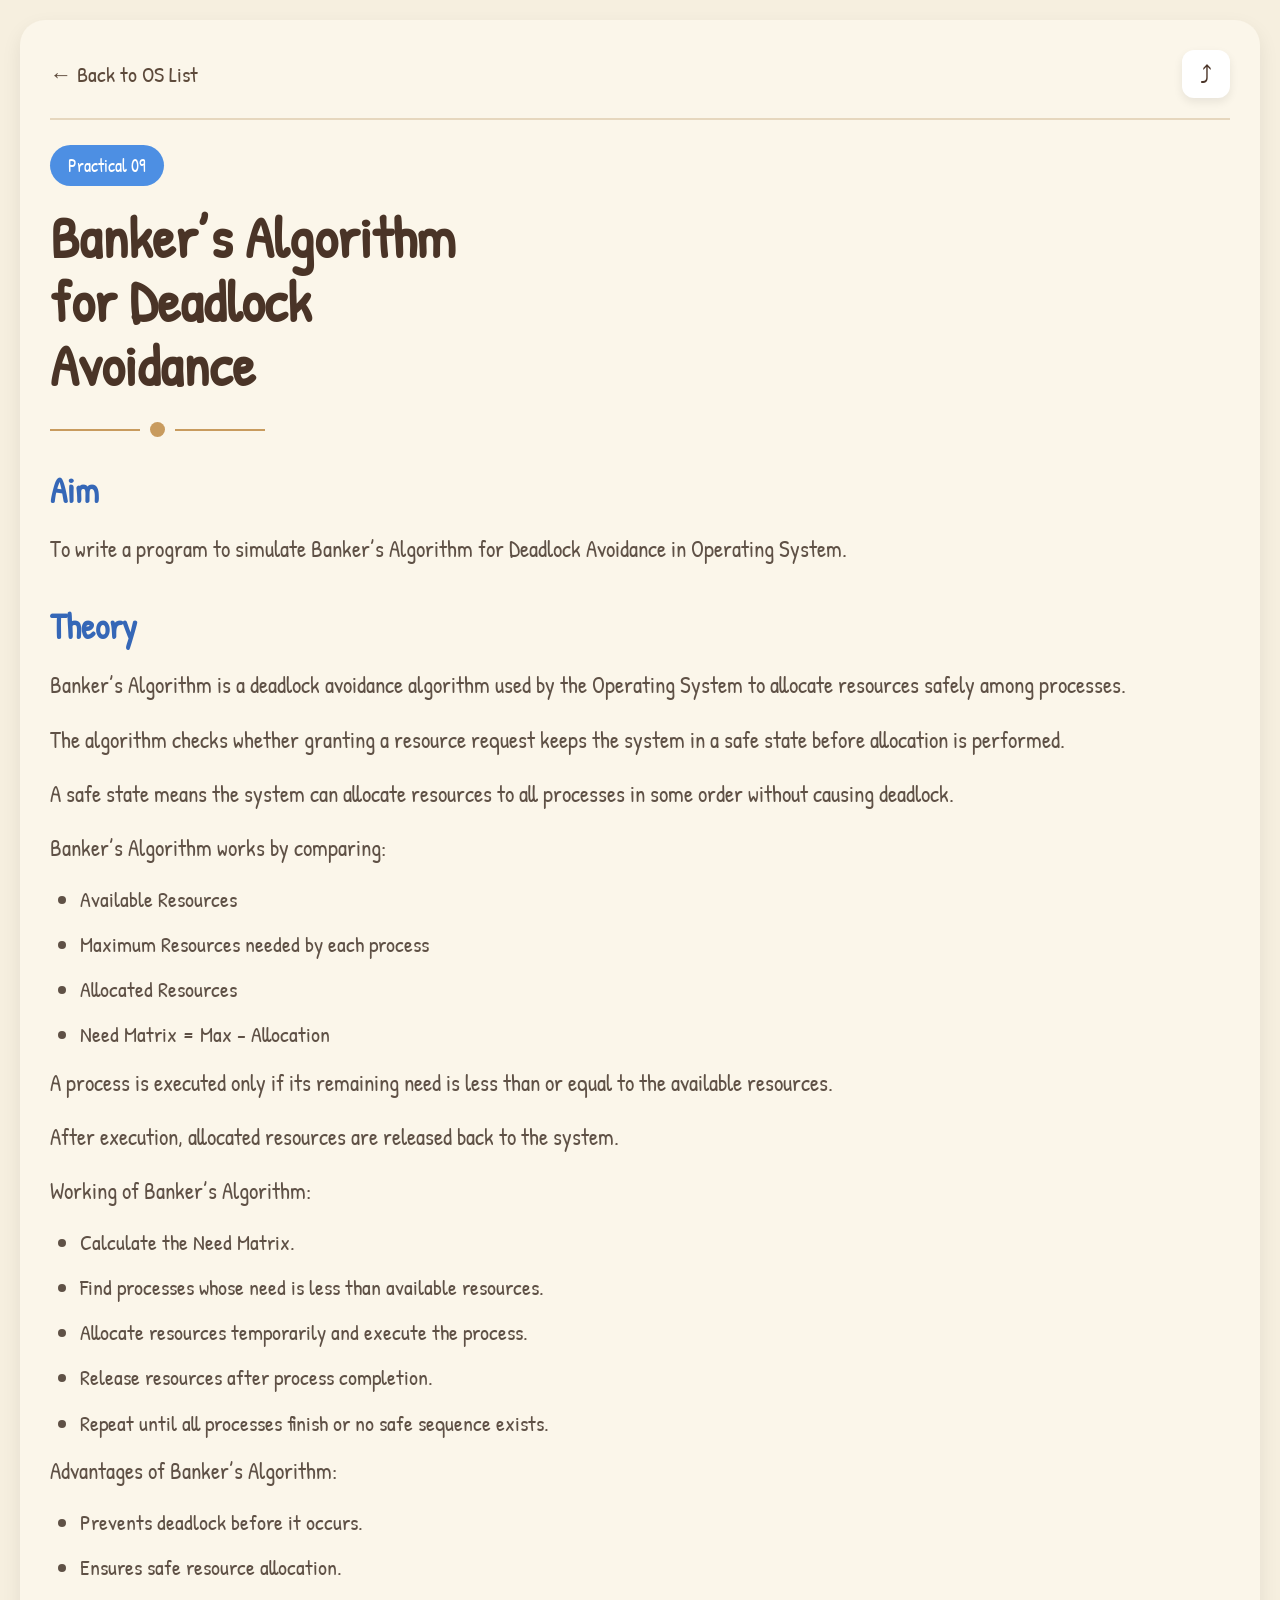
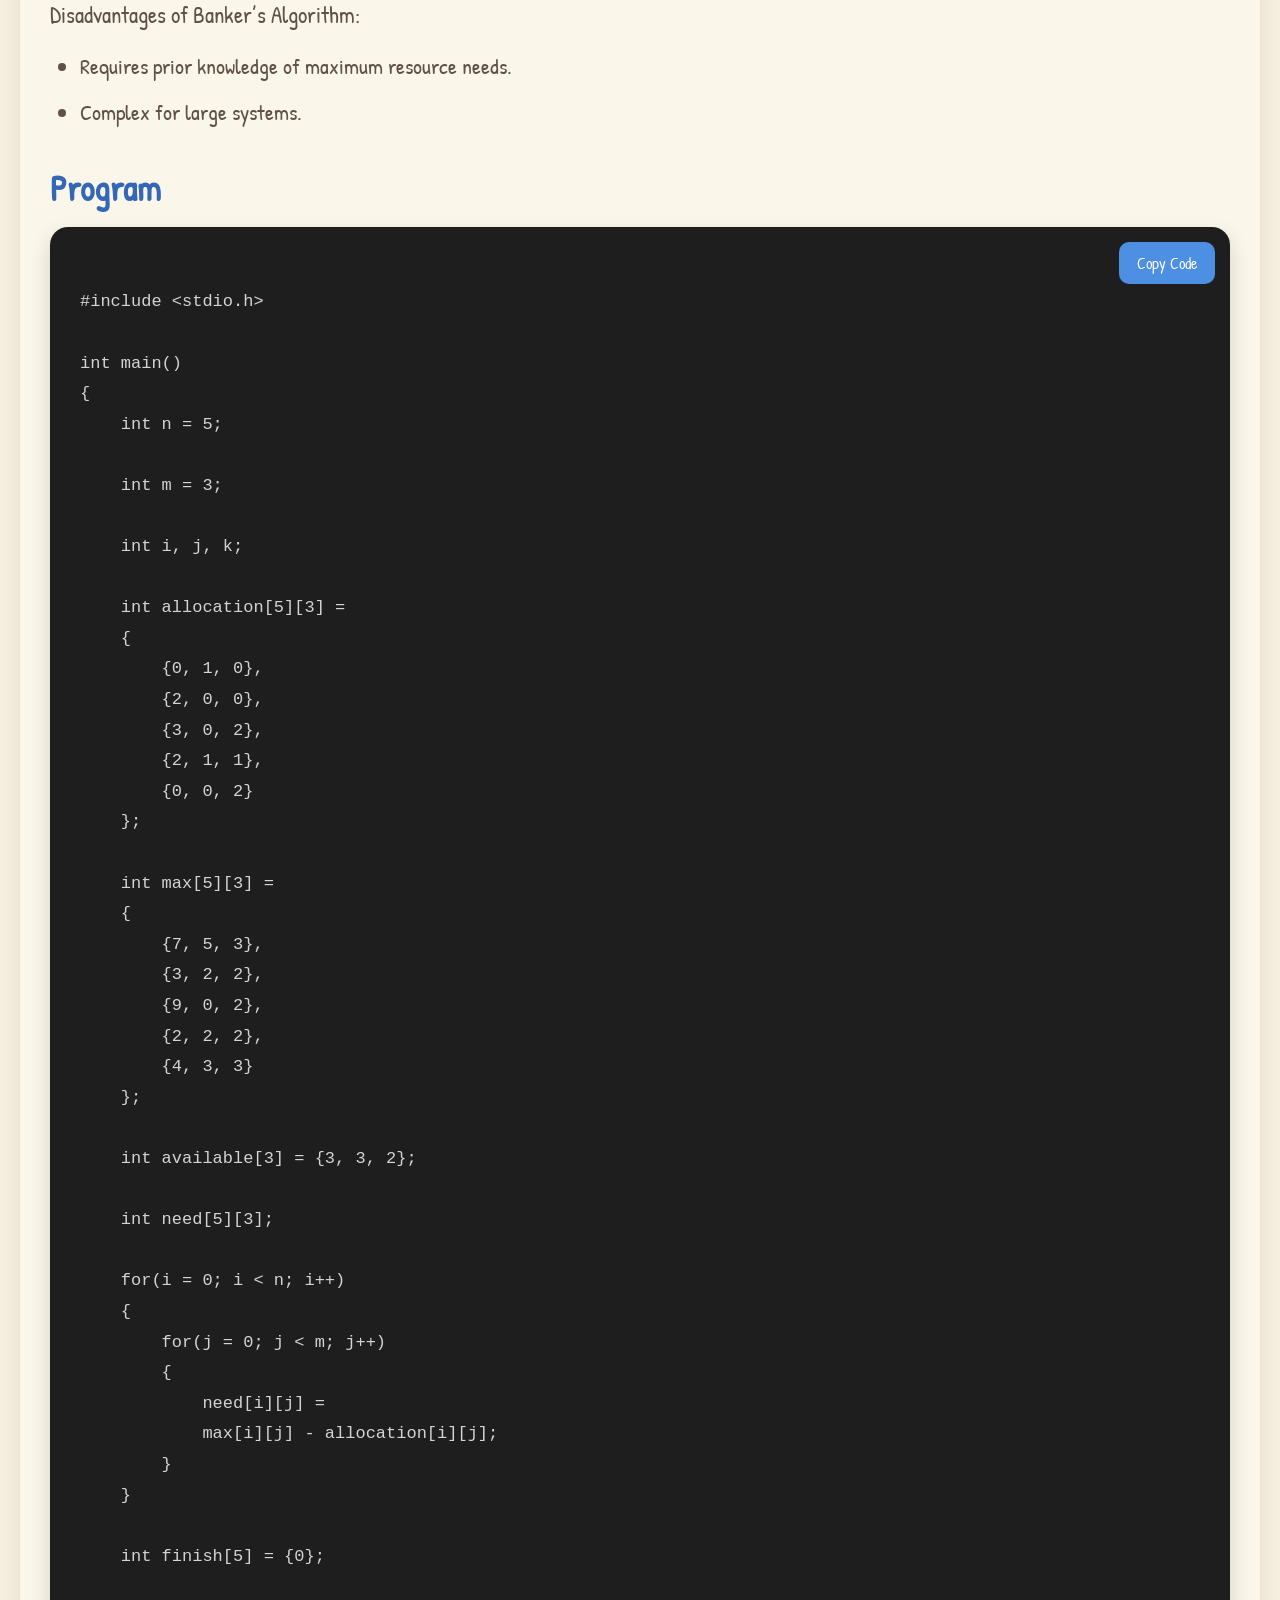
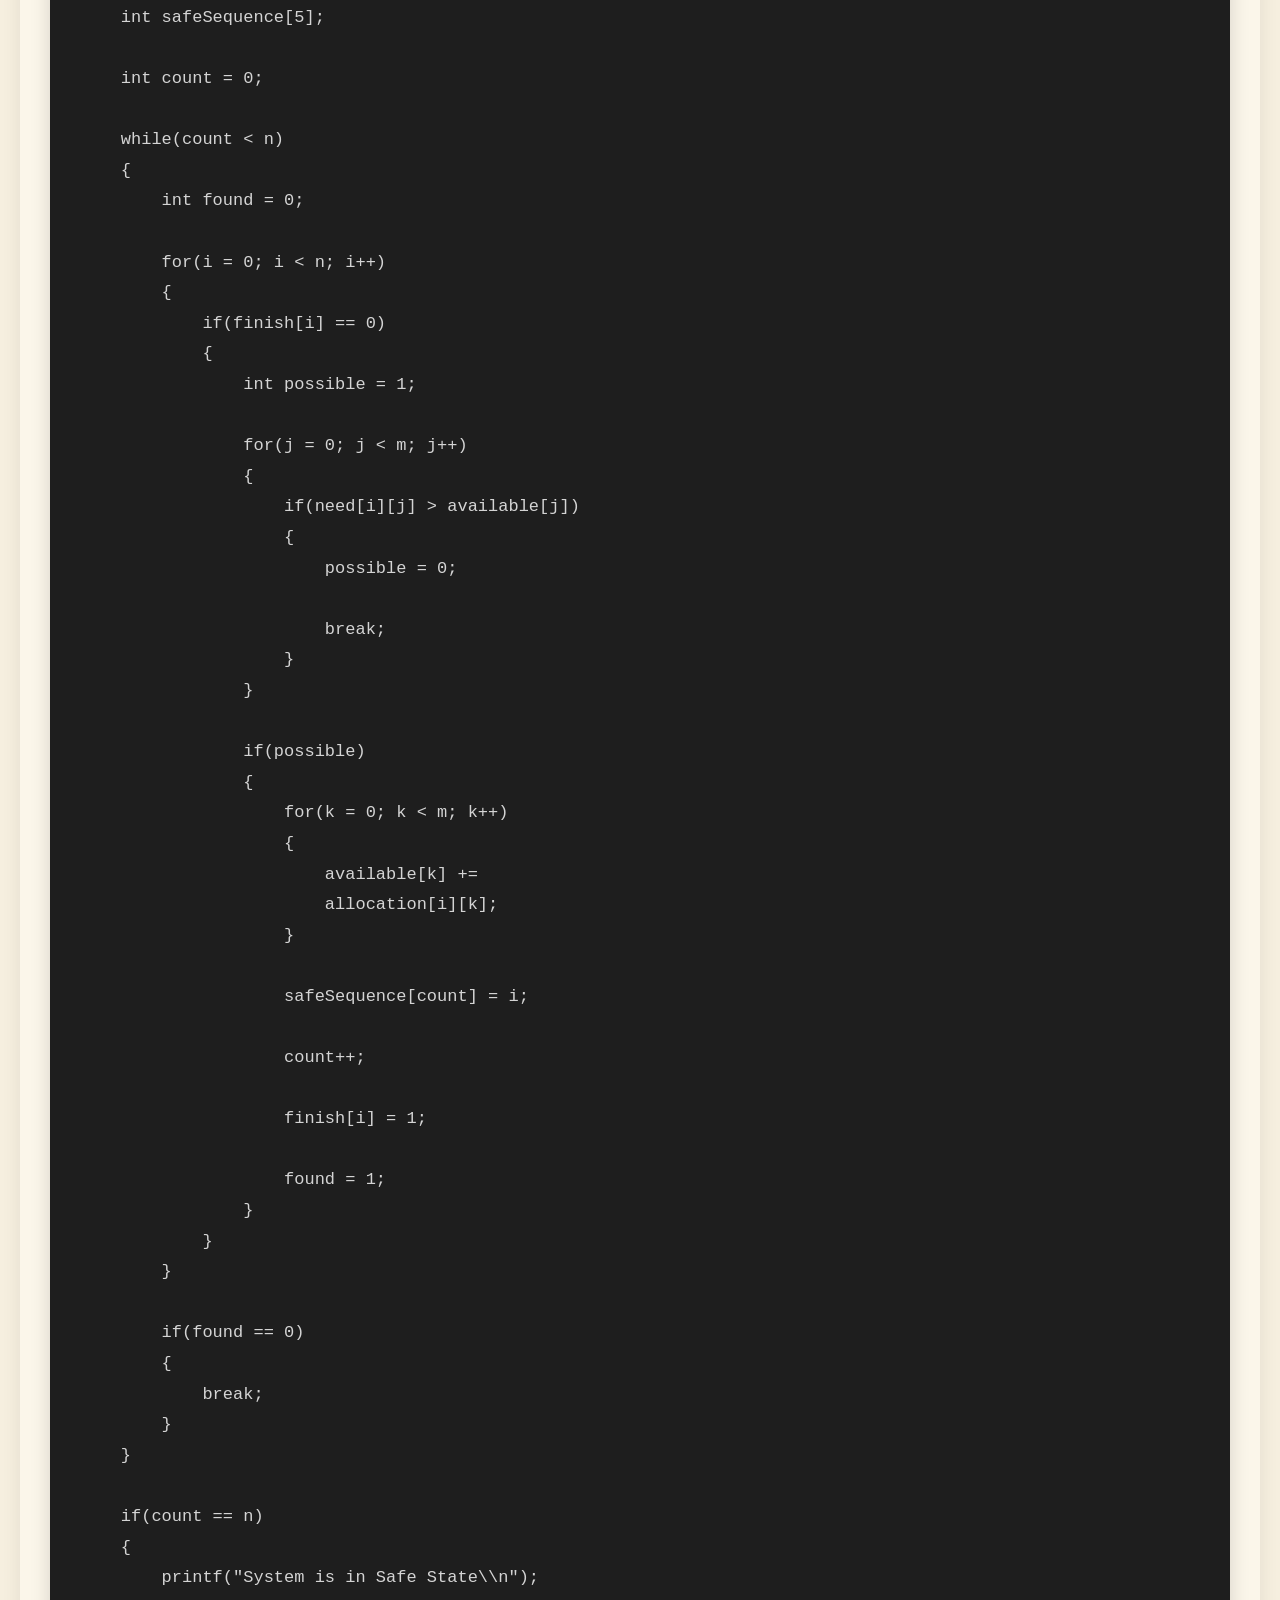
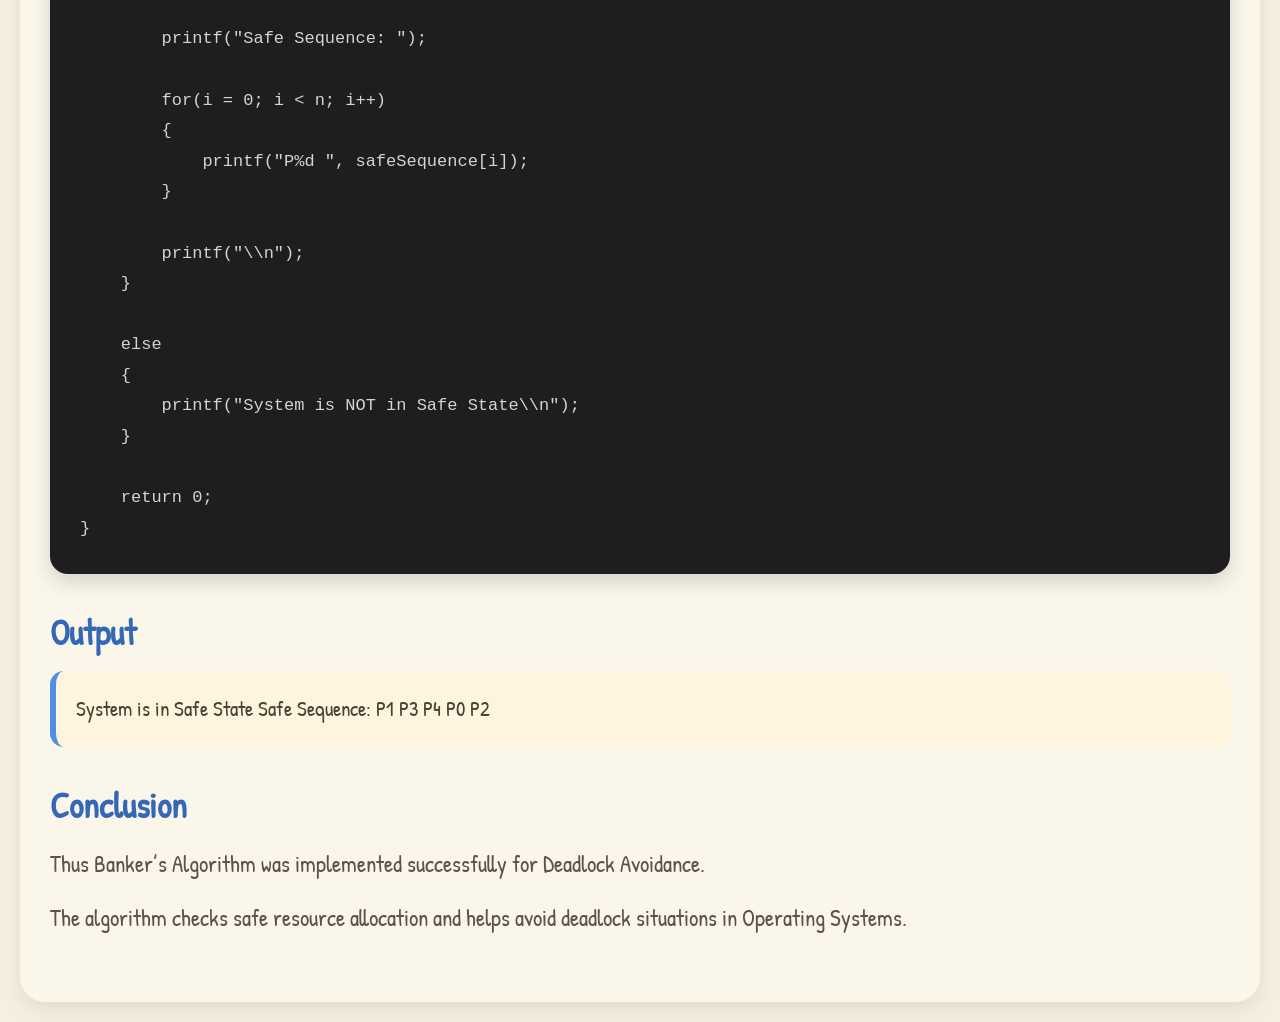
<file: practical9.html>
<!DOCTYPE html>
<html lang="en">
<head>

  <meta charset="UTF-8">
  <meta name="viewport" content="width=device-width, initial-scale=1.0">

  <title>OS Practical 9</title>

  <link href="https://fonts.googleapis.com/css2?family=Patrick+Hand&display=swap" rel="stylesheet">

  <link rel="stylesheet" href="style.css">

</head>

<body>

  <div class="container">

    <!-- TOP -->

    <div class="top">

      <a href="os.html" class="back-btn">
        ← Back to OS List
      </a>

      <div class="share">
        ⤴
      </div>

    </div>

    <div class="line"></div>

    <div class="content">

      <div class="left">

        <div class="badge">
          Practical 09
        </div>

        <h1>
          Banker’s Algorithm <br>
          for Deadlock <br>
          Avoidance
        </h1>

        <div class="divider">

          <div class="line1"></div>
          <div class="circle"></div>
          <div class="line1"></div>

        </div>

        <!-- AIM -->

        <div class="section">

          <h2>Aim</h2>

          <p>
            To write a program to simulate
            Banker’s Algorithm for Deadlock
            Avoidance in Operating System.
          </p>

        </div>

        <!-- THEORY -->

        <div class="section">

          <h2>Theory</h2>

          <p>
            Banker’s Algorithm is a deadlock
            avoidance algorithm used by the
            Operating System to allocate
            resources safely among processes.
          </p>

          <p>
            The algorithm checks whether
            granting a resource request
            keeps the system in a safe state
            before allocation is performed.
          </p>

          <p>
            A safe state means the system
            can allocate resources to all
            processes in some order without
            causing deadlock.
          </p>

          <p>
            Banker’s Algorithm works by
            comparing:
          </p>

          <ul>

            <li>Available Resources</li>

            <li>Maximum Resources needed by each process</li>

            <li>Allocated Resources</li>

            <li>Need Matrix = Max - Allocation</li>

          </ul>

          <p>
            A process is executed only if
            its remaining need is less than
            or equal to the available resources.
          </p>

          <p>
            After execution, allocated
            resources are released back
            to the system.
          </p>

          <p>
            Working of Banker’s Algorithm:
          </p>

          <ul>

            <li>Calculate the Need Matrix.</li>

            <li>Find processes whose need is less than available resources.</li>

            <li>Allocate resources temporarily and execute the process.</li>

            <li>Release resources after process completion.</li>

            <li>Repeat until all processes finish or no safe sequence exists.</li>

          </ul>

          <p>
            Advantages of Banker’s Algorithm:
          </p>

          <ul>

            <li>Prevents deadlock before it occurs.</li>

            <li>Ensures safe resource allocation.</li>

          </ul>

          <p>
            Disadvantages of Banker’s Algorithm:
          </p>

          <ul>

            <li>Requires prior knowledge of maximum resource needs.</li>

            <li>Complex for large systems.</li>

          </ul>

        </div>

        <!-- PROGRAM -->

        <div class="section">

          <h2>Program</h2>

          <div class="code-container">

            <button class="copy-btn" onclick="copyCode()">
              Copy Code
            </button>

<pre><code id="codeBlock">
#include &lt;stdio.h&gt;

int main()
{
    int n = 5;

    int m = 3;

    int i, j, k;

    int allocation[5][3] =
    {
        {0, 1, 0},
        {2, 0, 0},
        {3, 0, 2},
        {2, 1, 1},
        {0, 0, 2}
    };

    int max[5][3] =
    {
        {7, 5, 3},
        {3, 2, 2},
        {9, 0, 2},
        {2, 2, 2},
        {4, 3, 3}
    };

    int available[3] = {3, 3, 2};

    int need[5][3];

    for(i = 0; i &lt; n; i++)
    {
        for(j = 0; j &lt; m; j++)
        {
            need[i][j] =
            max[i][j] - allocation[i][j];
        }
    }

    int finish[5] = {0};

    int safeSequence[5];

    int count = 0;

    while(count &lt; n)
    {
        int found = 0;

        for(i = 0; i &lt; n; i++)
        {
            if(finish[i] == 0)
            {
                int possible = 1;

                for(j = 0; j &lt; m; j++)
                {
                    if(need[i][j] &gt; available[j])
                    {
                        possible = 0;

                        break;
                    }
                }

                if(possible)
                {
                    for(k = 0; k &lt; m; k++)
                    {
                        available[k] +=
                        allocation[i][k];
                    }

                    safeSequence[count] = i;

                    count++;

                    finish[i] = 1;

                    found = 1;
                }
            }
        }

        if(found == 0)
        {
            break;
        }
    }

    if(count == n)
    {
        printf("System is in Safe State\\n");

        printf("Safe Sequence: ");

        for(i = 0; i &lt; n; i++)
        {
            printf("P%d ", safeSequence[i]);
        }

        printf("\\n");
    }

    else
    {
        printf("System is NOT in Safe State\\n");
    }

    return 0;
}
</code></pre>

          </div>

        </div>

        <!-- OUTPUT -->

        <div class="section">

          <h2>Output</h2>

          <div class="output-box">

System is in Safe State

Safe Sequence:
P1 P3 P4 P0 P2

          </div>

        </div>

        <!-- CONCLUSION -->

        <div class="section">

          <h2>Conclusion</h2>

          <p>
            Thus Banker’s Algorithm was
            implemented successfully for
            Deadlock Avoidance.
          </p>

          <p>
            The algorithm checks safe
            resource allocation and helps
            avoid deadlock situations in
            Operating Systems.
          </p>

        </div>

      </div>

    </div>

  </div>

<script>

function copyCode(){

const code = `#include <stdio.h>

int main()
{
    int n = 5;

    int m = 3;

    int i, j, k;

    int allocation[5][3] =
    {
        {0, 1, 0},
        {2, 0, 0},
        {3, 0, 2},
        {2, 1, 1},
        {0, 0, 2}
    };

    int max[5][3] =
    {
        {7, 5, 3},
        {3, 2, 2},
        {9, 0, 2},
        {2, 2, 2},
        {4, 3, 3}
    };

    int available[3] = {3, 3, 2};

    int need[5][3];

    for(i = 0; i < n; i++)
    {
        for(j = 0; j < m; j++)
        {
            need[i][j] =
            max[i][j] - allocation[i][j];
        }
    }

    int finish[5] = {0};

    int safeSequence[5];

    int count = 0;

    while(count < n)
    {
        int found = 0;

        for(i = 0; i < n; i++)
        {
            if(finish[i] == 0)
            {
                int possible = 1;

                for(j = 0; j < m; j++)
                {
                    if(need[i][j] > available[j])
                    {
                        possible = 0;

                        break;
                    }
                }

                if(possible)
                {
                    for(k = 0; k < m; k++)
                    {
                        available[k] +=
                        allocation[i][k];
                    }

                    safeSequence[count] = i;

                    count++;

                    finish[i] = 1;

                    found = 1;
                }
            }
        }

        if(found == 0)
        {
            break;
        }
    }

    if(count == n)
    {
        printf("System is in Safe State\\n");

        printf("Safe Sequence: ");

        for(i = 0; i < n; i++)
        {
            printf("P%d ", safeSequence[i]);
        }

        printf("\\n");
    }

    else
    {
        printf("System is NOT in Safe State\\n");
    }

    return 0;
}`;

navigator.clipboard.writeText(code);

const btn = event.target;

btn.innerHTML = "Copied!";

setTimeout(() => {

btn.innerHTML = "Copy Code";

}, 2000);

}

</script>

</body>
</html>
</file>
<file: style.css>
*{
      margin:0;
      padding:0;
      box-sizing:border-box;
    }

    body{
      background:#f6efdf;
      min-height:100vh;
      padding:20px;
      color:#4a3427;
      font-family:'Patrick Hand', cursive;
    }

    .container{
      max-width:1300px;
      margin:auto;
      background:#fbf6ea;
      border-radius:25px;
      padding:30px;
      box-shadow:0 8px 20px rgba(0,0,0,0.08);
    }

    .top{
      display:flex;
      justify-content:space-between;
      align-items:center;
      margin-bottom:20px;
    }

    .back-btn{
      text-decoration:none;
      color:#5d4a3b;
      font-size:22px;
    }

    .share{
      width:48px;
      height:48px;
      border-radius:12px;
      background:white;
      display:flex;
      justify-content:center;
      align-items:center;
      font-size:24px;
      box-shadow:0 4px 10px rgba(0,0,0,0.08);
    }

    .line{
      width:100%;
      height:2px;
      background:#e6d7be;
      margin-bottom:25px;
    }

    .content{
      display:flex;
      gap:50px;
      flex-wrap:wrap;
    }

    .left{
      flex:1;
      min-width:320px;
    }

    .right{
      flex:1;
      min-width:320px;
      display:flex;
      flex-direction:column;
      gap:25px;
      align-items:center;
    }

    .badge{
      display:inline-block;
      background:#4d8fe3;
      color:white;
      padding:8px 18px;
      border-radius:30px;
      font-size:18px;
      margin-bottom:20px;
    }

    h1{
      font-size:58px;
      line-height:1.1;
      margin-bottom:25px;
    }

    .divider{
      display:flex;
      align-items:center;
      gap:10px;
      margin-bottom:30px;
    }

    .divider .line1{
      height:2px;
      width:90px;
      background:#c89b5e;
    }

    .divider .circle{
      width:15px;
      height:15px;
      background:#c89b5e;
      border-radius:50%;
    }

    .section{
      margin-bottom:35px;
    }

    .section h2{
      color:#3567b7;
      font-size:35px;
      margin-bottom:15px;
    }

    .section p{
      font-size:23px;
      line-height:1.7;
      margin-bottom:15px;
      color:#5f5146;
    }

    ul{
      padding-left:30px;
    }

    li{
      font-size:22px;
      line-height:1.6;
      margin-bottom:10px;
      color:#5f5146;
    }

    /* CODE BLOCK */

    .code-container{
      position:relative;
      background:#1e1e1e;
      border-radius:18px;
      overflow:hidden;
      margin-top:15px;
      box-shadow:0 8px 20px rgba(0,0,0,0.15);
      width: 100%;
    }

    .copy-btn{
      position:absolute;
      top:15px;
      right:15px;
      border:none;
      background:#4d8fe3;
      color:white;
      padding:10px 18px;
      border-radius:10px;
      cursor:pointer;
      font-size:16px;
      transition:0.3s;
      font-family:'Patrick Hand', cursive;
    }

    .copy-btn:hover{
      background:#2f6fc2;
      transform:scale(1.05);
    }

    pre{
      margin:0;
      padding:30px;
      overflow:auto;
    }

    code{
      font-family:Consolas, monospace;
      font-size:17px;
      line-height:1.8;
      color:#d4d4d4;
    }

    /* VS CODE COLORS */

    .keyword{
      color:#569CD6;
    }

    .string{
      color:#CE9178;
    }

    .function{
      color:#DCDCAA;
    }

    .number{
      color:#B5CEA8;
    }

    .datatype{
      color:#4EC9B0;
    }

    .output-box{
      background:#fff5df;
      border-left:6px solid #4d8fe3;
      padding:20px;
      border-radius:14px;
      margin-top:15px;
      font-size:21px;
      line-height:1.7;
      color:#4d4035;
    }

    .image-box{
      width:100%;
      max-width:430px;
      background:#e8d5b9;
      padding:14px;
      border-radius:10px;
      transform:rotate(-3deg);
      box-shadow:0 8px 18px rgba(0,0,0,0.18);
      position:relative;
    }

    .image-box img{
      width:100%;
      border-radius:8px;
      display:block;
    }

    .tape{
      position:absolute;
      width:90px;
      top:-15px;
      left:35%;
      opacity:0.9;
      transform:rotate(-8deg);
    }

    .screenshot{
      width:100%;
      border-radius:20px;
      border:3px solid #e4d3bb;
      box-shadow:0 6px 15px rgba(0,0,0,0.1);
    }

    .note{
      background:#fff5df;
      border-left:6px solid #4d8fe3;
      padding:18px;
      border-radius:12px;
      font-size:21px;
      line-height:1.6;
    }

    @media(max-width:900px){

      .content{
        flex-direction:column;
      }

      h1{
        font-size:42px;
      }

      .section p,
      li{
        font-size:20px;
      }

    }
</file>
